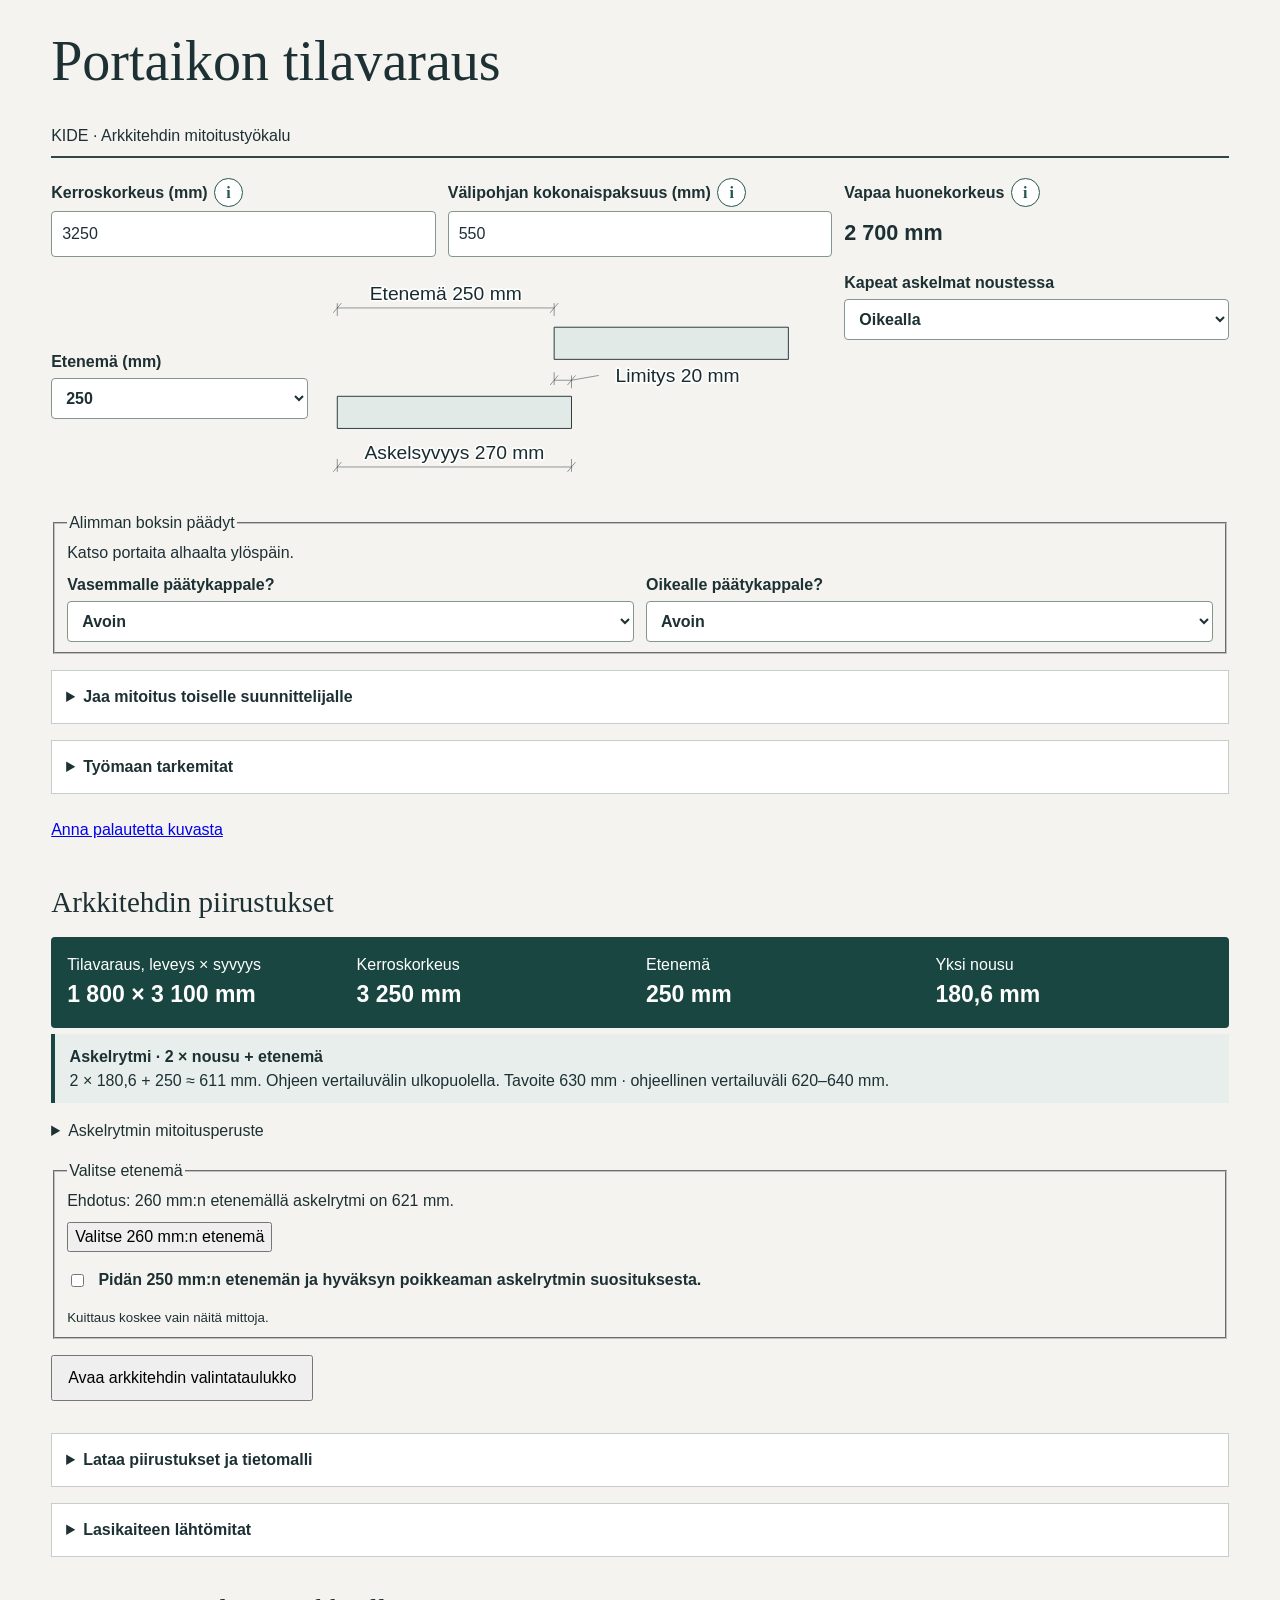
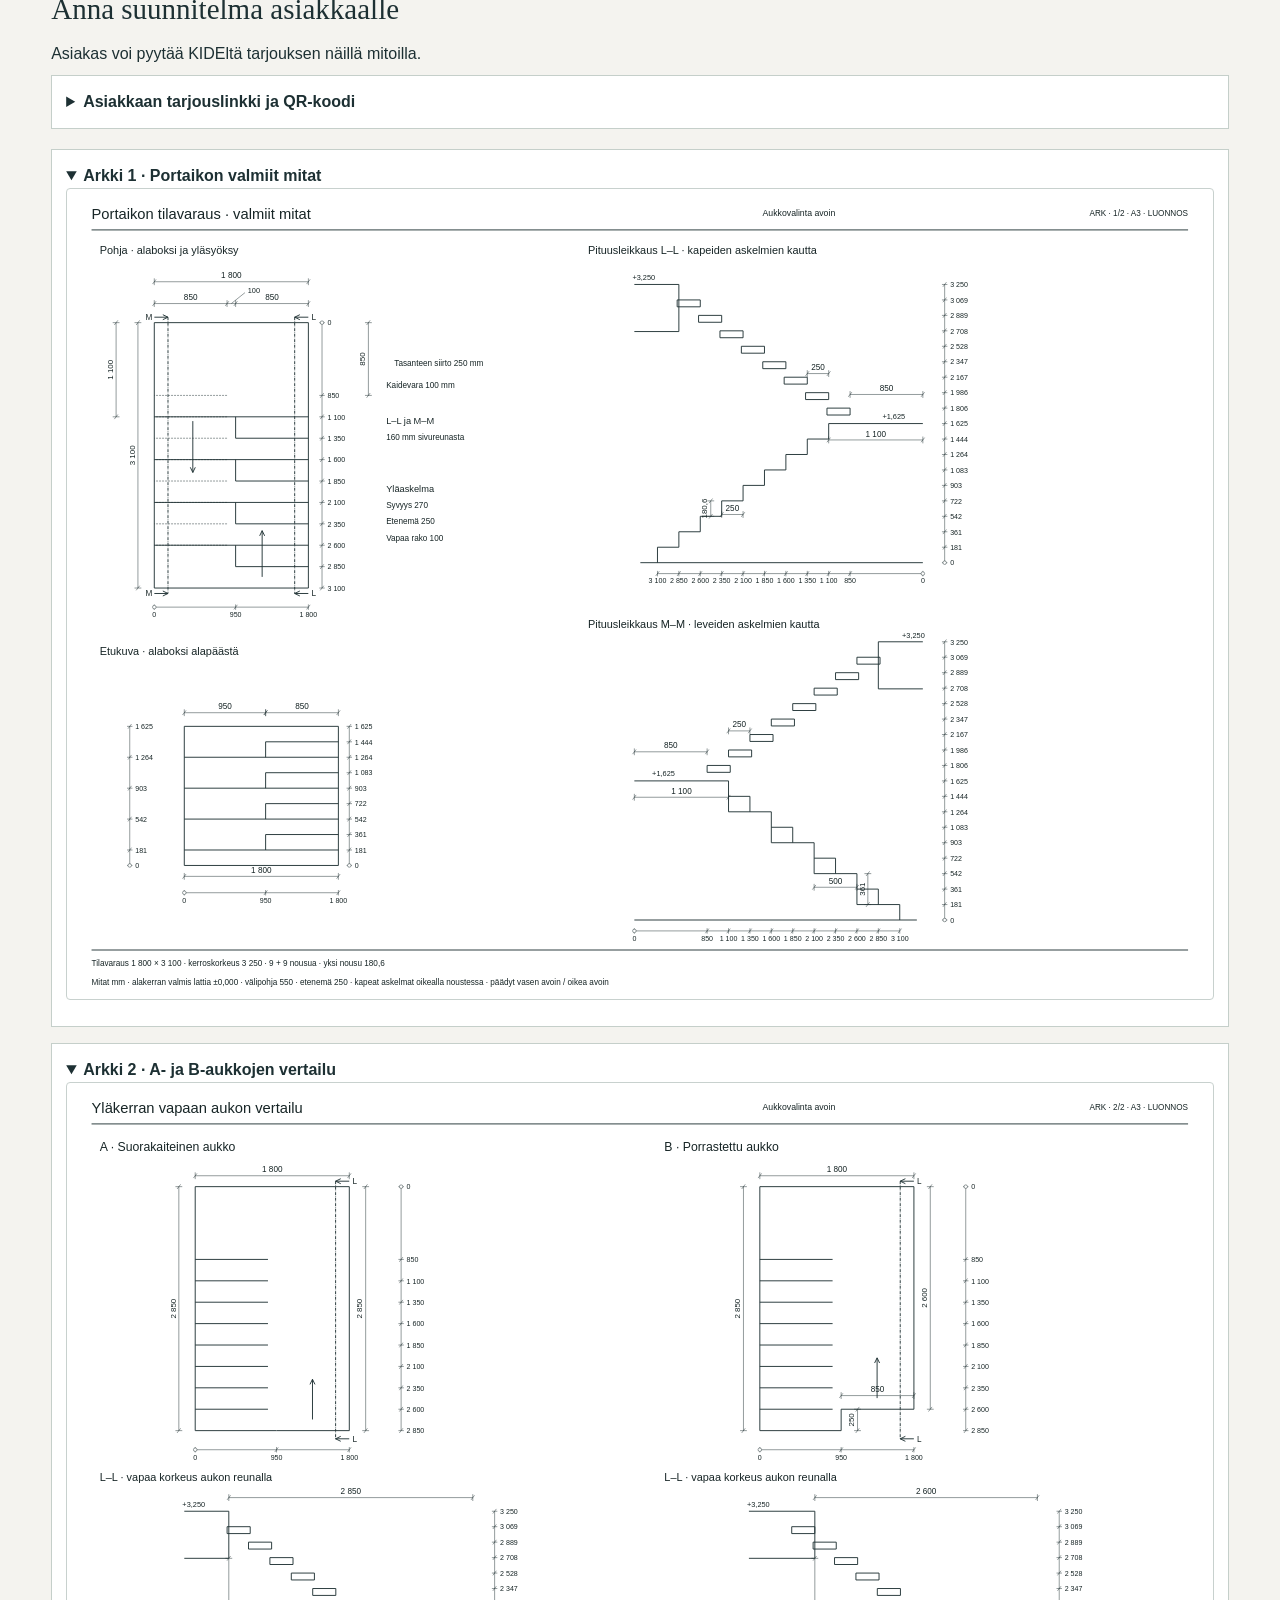
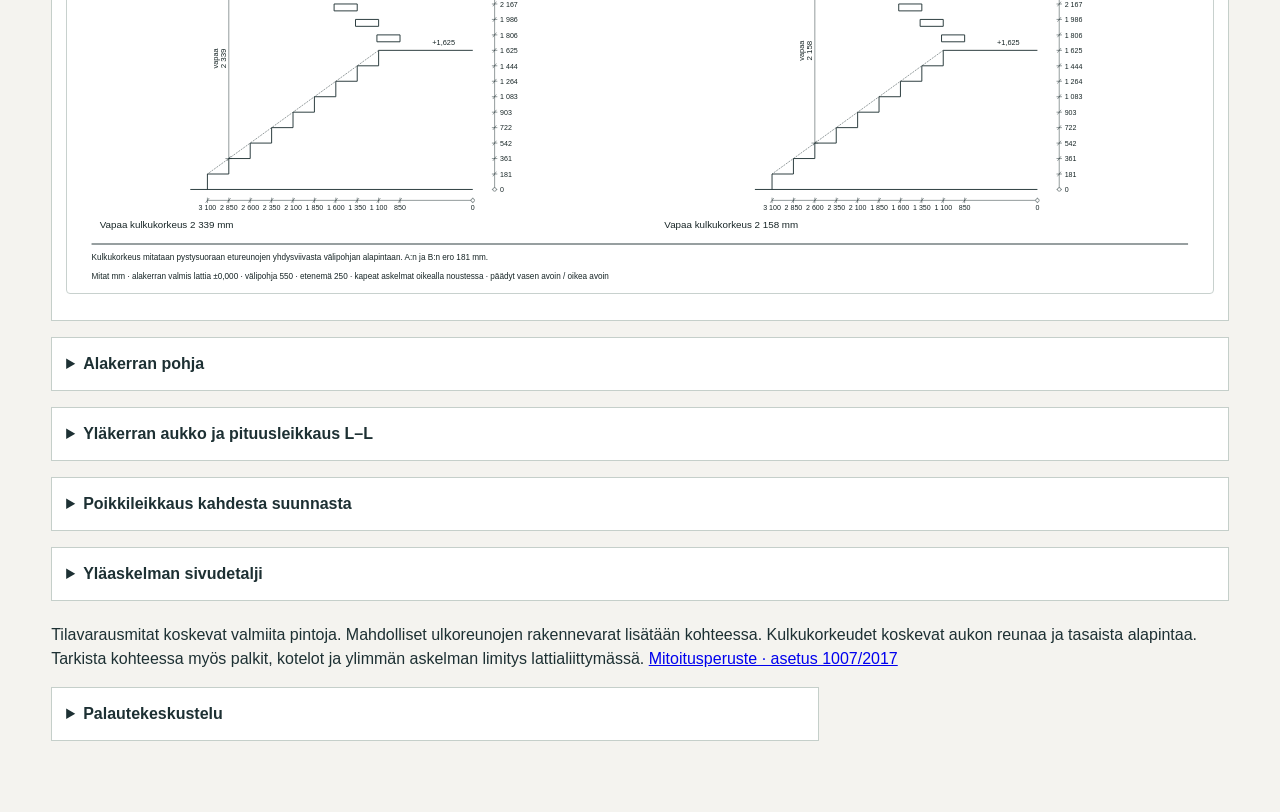
<file: index.html>
<!doctype html>
<html lang="fi"><meta charset="utf-8"><meta name="viewport" content="width=device-width,initial-scale=1"><title>Portaikon tilavaraus | Arkkitehdin laskuri</title>
<style>
*{box-sizing:border-box}body{margin:0;color:#1d3033;background:#f4f3ef;font:16px/1.5 'Source Sans 3',Arial,sans-serif}main{max-width:1380px;margin:auto;padding:30px clamp(12px,4vw,60px) 55px}h1,h2,h3,p{margin:0 0 .55em}h1{font:500 clamp(32px,5vw,56px)/1.12 Georgia,serif}h2{font:500 29px Georgia,serif;margin-top:36px}h3{font-size:18px}header{border-bottom:2px solid #314746;margin-bottom:20px}form,.grid,.metrics{display:grid;gap:12px;grid-template-columns:repeat(3,minmax(0,1fr))}label{font-weight:bold}input,select{display:block;width:100%;padding:10px;margin-top:4px;font:inherit;background:white;color:inherit;border:1px solid #82958f;border-radius:4px}.metrics{margin:18px 0;background:#194640;color:white;border-radius:4px;padding:16px}.metrics b{display:block;font-size:23px}.grid{grid-template-columns:1fr 1fr}article,figure{min-width:0;margin:0;padding:15px;background:white;border:1px solid #c8d1ce;border-radius:4px}svg{display:block;width:100%;height:auto}svg text{font-family:Arial,sans-serif;fill:#182c30;text-anchor:middle;paint-order:stroke;stroke:white;stroke-width:2px;stroke-linejoin:round}table{width:100%;border-collapse:collapse;background:white;font-variant-numeric:tabular-nums}td,th{padding:7px;text-align:right;border-bottom:1px solid #cad4ce}thead{background:#dde7df}tr[aria-current=true]{background:#dbece3;font-weight:bold}.scroll{overflow:auto}button{font:inherit;cursor:pointer}button.pick{border:0;color:#174d40;background:transparent;text-decoration:underline}button:focus-visible,input:focus-visible,select:focus-visible{outline:3px solid #32836e}small{display:block}.err{color:#8a3020}footer{margin-top:22px} @media(max-width:780px){.grid{grid-template-columns:1fr}.metrics{grid-template-columns:1fr 1fr}.metrics b{font-size:19px}form{grid-template-columns:1fr 1fr}main{padding:18px 10px}article,figure{padding:8px}}@media print{body{background:white}main{padding:0}figure,article,tr{break-inside:avoid}.grid{grid-template-columns:1fr 1fr}}
details{padding:14px;background:#fff;border:1px solid #c5cfca;margin:16px 0}summary{cursor:pointer;font-weight:bold}.fields{display:grid;grid-template-columns:repeat(auto-fit,minmax(190px,1fr));gap:12px}.check{display:flex;gap:.7em;align-items:center;margin:1em 0}.check input{width:auto}article.selected{outline:3px solid #296151}#compare{grid-template-columns:repeat(2,minmax(305px,1fr));overflow-x:auto;padding:4px}article label{display:block;margin:10px 0}#choice{max-width:400px}[hidden]{display:none!important}.sectionpair{display:grid;grid-template-columns:repeat(2,minmax(0,1fr));gap:8px}.sectionpair article{padding:8px}.sectionpair svg text{stroke-width:1px}.sectionpair h3{font-size:17px}.locator{max-width:520px;margin-top:12px}@media(max-width:760px){.pairscroll{overflow-x:auto}.sectionpair{min-width:840px}}#runkoarkki{background:white;border:1px solid #839398;margin:12px 0}#sheetScroll{overflow:auto}#assemblySheet{min-width:850px}#assemblySheet.large{min-width:1650px}#assemblySheet svg svg{width:revert;height:revert}.sheettools{padding:6px 12px;text-align:right}.sheettools button{padding:5px 12px}
@media print{@page{size:A3 landscape;margin:0}body *{visibility:hidden}#runkoarkki,#runkoarkki *{visibility:visible}body:has(#runkoarkki) main{position:static}main>:not(#results),#results>:not(section:has(#runkoarkki)),section:has(>#runkoarkki)>:not(#runkoarkki),#runkoarkki .sheettools{display:none!important}#runkoarkki{position:absolute;left:0;top:0;width:420mm;border:0;margin:0}#assemblySheet,#assemblySheet.large{min-width:0}#sheetScroll{overflow:visible}}
#arkit nav{padding:12px 0}#arkit article{margin-bottom:12px;padding:0;overflow:auto}#arkit svg{min-width:1050px}#arkit svg text{stroke:none;fill:#172526;font-family:Arial,sans-serif}
@media print{body:has(#arkit) main>:not(#results),body:has(#arkit) #results>:not(#arkit),#arkit nav{display:none!important}body #results>#arkit{display:block!important}#arkit,#arkit *{visibility:visible}#arkit article{width:420mm;height:297mm;margin:0;border:0;overflow:hidden;break-after:page}#arkit article:last-child{break-after:auto}#arkit svg{min-width:0;width:420mm;height:297mm}}
.materialTable th:first-child,.materialTable td:first-child{text-align:left;overflow-wrap:anywhere}
.materialTable th:last-child,.materialTable td:last-child{width:1%;white-space:nowrap;vertical-align:top}
.materialTable td:last-child{font-weight:bold}
/* Näytön ja tulosteen viivat ovat fyysisiä leveyksiä kaikissa SVG-näkymissä. */
:root{--reuna:0.25mm;--mitta:0.13mm;--runkoleikkaus:0.50mm}
svg [data-viiva]{vector-effect:non-scaling-stroke;stroke:#233537;stroke-linecap:butt;stroke-linejoin:miter}
svg [data-viiva="reuna"]{stroke-width:var(--reuna)}
svg [data-viiva="mitta"]{stroke-width:var(--mitta)}
svg [data-viiva="runkoleikkaus"]{stroke-width:var(--runkoleikkaus)}
#choiceDialog{max-width:min(96vw,1100px);max-height:85vh;padding:22px;border:1px solid #82958f;border-radius:6px}#choiceDialog h2{margin-top:0}#choiceDialog::backdrop{background:#17282a70}.dismiss{float:right}#openChoices{padding:9px 15px;margin:16px 0}@media print{#arkit details{display:block;margin:0;padding:0;border:0;break-after:page}#arkit summary{display:none}#arkit details::details-content{display:contents;content-visibility:visible}} .shareControls{display:flex;align-items:center;gap:1rem;flex-wrap:wrap;margin:1rem 0}.shareControls #shareQr svg{display:block;min-width:0;width:220px;max-width:100%;height:auto;shape-rendering:crispEdges}@media print{.shareControls{display:none}}.measureTitle{display:flex;align-items:center;gap:.4rem}.helpDot{display:inline-grid;place-items:center;border-radius:50%;padding:0;min-width:1.8rem;height:1.8rem;border:1px solid currentColor;background:white;color:#245750;font:bold 1rem Georgia,serif}.measureTitle+p{font-size:.91rem;margin:.4rem 0}#clearRoom{display:block;font-size:1.35rem;font-weight:bold;padding:.45em 0}.panelPair{display:grid;grid-template-columns:3fr 2fr;align-items:center;gap:1rem}.panelPair>*{min-width:0}.panelPair svg{width:100%;height:auto}@media(max-width:440px){.panelPair{grid-template-columns:1fr}}@media print{#shareMenu,#feedback{display:none}}#feedback{max-width:48rem}#feedback textarea{font:inherit;width:100%;box-sizing:border-box;padding:.7rem}#feedbackForm{display:grid;grid-template-columns:1fr;gap:.7rem}#feedbackForm button{justify-self:start;padding:.65rem 1rem}#feedbackHistory p{margin:.6rem 0 .6rem auto;max-width:85%;padding:.6rem .9rem;background:#e4eee9;border-radius:.8rem;white-space:pre-wrap;overflow-wrap:anywhere}.feedbackJump{display:inline-block;margin:.5rem 0}@media print{.feedbackJump{display:none}}#mobileOpenings{display:none}
@media screen and (max-width:780px){
 #mobileOpenings{display:block}#sheet2{display:none}
 #openingButtons{display:grid;grid-template-columns:1fr 1fr;gap:6px;margin-bottom:8px}
 #openingButtons button{padding:8px;border:1px solid #65837a;background:white;border-radius:4px;font-size:15px}
 #openingButtons button[aria-pressed=true]{background:#194640;color:white}
 #openingButtons strong{display:block;margin-top:4px}
 #compare{grid-template-columns:1fr}#compare[data-active=A]>article:nth-child(2),#compare[data-active=B]>article:first-child{display:none}
 #openingView svg{width:100%;height:auto}#openingView p{font-size:16px}#openingView{overflow:auto}#openingView.zoom article{min-width:720px}
}
@media screen and (min-width:781px){.metrics{grid-template-columns:repeat(4,1fr)}}
#stride{border-left:4px solid #194640;padding:.65rem .9rem;background:#e7eeeb;margin:0 0 1rem}#metrics{margin-bottom:.4rem}#goingDiagram svg{width:100%;min-width:0;height:auto;display:block} .goingField{grid-column:span 2;display:grid;grid-template-columns:minmax(100px,1fr) minmax(180px,2fr);gap:10px;align-items:center}#openingButtons span{display:block;font-size:.92em;font-weight:normal;margin-top:.4em}#openingButtons b{display:block}#downloads button{margin:.3rem;padding:.55rem} @media(max-width:600px){.goingField{grid-column:1/-1;grid-template-columns:1fr}.goingField svg{max-width:390px}}
@media(max-width:480px){#applyGoing,.dismiss,#exportSupply,#printFrame{min-height:44px}}#strideBasis{background:transparent;border:0;padding:0;margin:.2rem 0 1rem}#strideBasis summary{font-weight:normal}#strideBasis p{margin:.4rem 0}.workNavigation{display:flex;flex-wrap:wrap;gap:4px 14px;margin:-8px 0 12px}.workNavigation a{display:inline-flex;align-items:center;min-height:44px;color:#194640;text-underline-offset:3px}@media print{.workNavigation{display:none}}
#customerQr svg{width:min(12rem,100%);height:auto}#luovutus{margin:1.25rem 0}#customerLink{display:inline-block;margin-bottom:.65rem}#luovutus details{margin:.5rem 0}
</style><link rel="stylesheet" href="print-arkit.css?v=20261122-tyomaa" media="print"><main><header><h1>Portaikon tilavaraus</h1><p>KIDE · Arkkitehdin mitoitustyökalu</p></header>
<form id="inputs" onsubmit="return false"><div><div class="measureTitle"><label for="storey">Kerroskorkeus (mm)</label><button class="helpDot" type="button" aria-label="Kerroskorkeuden mittauspinnat" aria-expanded="false" aria-controls="infoStorey">i</button></div><p hidden id="infoStorey">Mittaa alakerran valmiin lattian yläpinnasta yläkerran valmiin lattian yläpintaan.</p><input required type="number" min="1" step="1" id="storey" value="3250"></div>
<div><div class="measureTitle"><label for="floor">Välipohjan kokonaispaksuus (mm)</label><button class="helpDot" type="button" aria-label="Välipohjan mittauspinnat" aria-expanded="false" aria-controls="infoFloor">i</button></div><p hidden id="infoFloor">Mittaa alakerran valmiista kattopinnasta yläkerran valmiin lattian yläpintaan. Mukaan kuuluvat myös katon ja lattian pintakerrokset.</p><input required type="number" min="1" max="3000" step="1" id="floor" value="550"></div>
<div><div class="measureTitle"><label for="clearRoom">Vapaa huonekorkeus</label><button class="helpDot" type="button" aria-label="Vapaan huonekorkeuden mittauspinnat" aria-expanded="false" aria-controls="infoRoom">i</button></div><p hidden id="infoRoom">Alakerran valmiin lattian yläpinnasta valmiin katon alapintaan. Laskuri vähentää kerroskorkeudesta välipohjan kokonaispaksuuden.</p><output id="clearRoom" for="storey floor" aria-live="polite"></output></div><div class="goingField"><label>Etenemä (mm)<select id="going"><option>250</option><option>255</option><option>260</option><option>265</option><option>270</option></select></label><div id="goingDiagram"></div></div><label>Kapeat askelmat noustessa<select id="hand"><option value="left">Vasemmalla</option><option value="right" selected>Oikealla</option></select></label><fieldset style='grid-column:1/-1;min-width:0'><legend>Alimman boksin päädyt</legend><p>Katso portaita alhaalta ylöspäin.</p><div class='fields'><label>Vasemmalle päätykappale?<select id='end-left'><option value='open'>Avoin</option><option value='yes'>Kyllä</option><option value='no'>Ei</option></select></label><label>Oikealle päätykappale?<select id='end-right'><option value='open'>Avoin</option><option value='yes'>Kyllä</option><option value='no'>Ei</option></select></label></div></fieldset></form><details id="shareMenu"><summary>Jaa mitoitus toiselle suunnittelijalle</summary><div class="shareControls"><div id="shareQr"></div><div><p>Skannaa puhelimen kameralla tai kopioi linkki.</p><button type="button" id="copyShare">Kopioi linkki näillä valinnoilla</button> <span id="shareStatus" role="status"></span></div></div><label id="manualShare" hidden>Jaettava linkki<input id="shareUrl" readonly type="url"></label></details><details id="sitebox"><summary>Työmaan tarkemitat</summary><p>Mittaa korkeudet samasta alakerran valmiin lattian lähtötasosta ±0,000. Keskeneräisessä kohteessa siirrä suunnitellut valmiit pinnat korkomerkein. Mittaa tila useasta kohdasta ja syötä pienin vapaa leveys ja syvyys.</p><div class="fields">
<label>Valmiista lattiasta valmiiseen lattiaan (mm)<input id="siteH" type="number" step="1" min="1"></label>
<label>Alalattiasta valmiiseen kattoon (mm)<input id="siteRoom" type="number" step="1" min="1"></label>
<label>Vapaa leveys sivupintojen välissä (mm)<input id="siteW" type="number" step="1" min="1"></label>
<label>Vapaa syvyys takaseinästä alapään tilarajaan (mm)<input id="siteD" type="number" step="1" min="1"></label></div>
<label class="check"><input type="checkbox" id="measured"> Käytä työmaan korkoja kaikissa piirustuksissa </label><p id="siteReport" role="status"></p></details>
<p id="error" class="err" role="status"></p><div id="results"><a class="feedbackJump" href="#feedback">Anna palautetta kuvasta</a><h2>Arkkitehdin piirustukset</h2><div class="metrics" id="metrics" aria-live="polite"></div><p id="stride" aria-live="polite"></p><details id="strideBasis"><summary>Askelrytmin mitoitusperuste</summary><p>Asuinhuoneiston sisäportaassa nousun enimmäismitta on 190 mm. <a href="https://admin.espoo.fi/sites/default/files/2021-10/Espoon%20esteett%C3%B6m%C3%A4n%20rakentamisen%20ohje_0.pdf">Espoon ohje</a> · <a href="https://www.finlex.fi/fi/lainsaadanto/2017/1007">Asetus 1007/2017, 4 §</a>.</p></details><fieldset id="strideReview" hidden><legend>Valitse etenemä</legend><p id="goingAdvice"></p><button type="button" id="applyGoing" hidden></button><label class="check"><input id="strideAck" type="checkbox"><span id="keepGoing"></span></label><small>Kuittaus koskee vain näitä mittoja.</small></fieldset>
<button type="button" id="openChoices" aria-haspopup="dialog">Avaa arkkitehdin valintataulukko</button><dialog id="choiceDialog" aria-labelledby="choiceHeading"><button type="button" class="dismiss" autofocus>Sulje</button><h2 id="choiceHeading">Arkkitehdin valintataulukko</h2><p>Kaikki mitat millimetreinä. Valitse kerroskorkeus riviltä päivittääksesi piirustukset. Aukkopituudet mitataan valmiista takaseinästä.</p><div class="scroll"><table><thead><tr><th>Kerroskorkeus</th><th>Vapaa huonekorkeus</th><th>Nousut</th><th>Tila L × S</th><th>Yläsyöksyn aukko A/B</th><th>Alaboksin aukko A</th><th>Alaboksin aukko B</th><th>Vapaa korkeus A</th><th>Vapaa korkeus B</th></tr></thead><tbody id="rows"></tbody></table></div></dialog><details id="downloads"><summary>Lataa piirustukset ja tietomalli</summary><p><a href="leikkauslista.html">Avaa osakohtainen leikkauslista ja tulostus</a></p><button type="button" id="printSheets">Tallenna A3-piirustukset PDF-tiedostoksi</button><button type="button" id="exportIfc">Lataa portaan tilavarausmalli (IFC4)</button><p>Valitse tulostusikkunassa ISO A3, vaaka ja tallennus PDF-tiedostoksi. IFC sisältää portaan valmiin ulkomuodon millimetreinä.</p></details><section id="mobileOpenings" aria-label="Aukkojen vertailu"><h2>Valitse aukko</h2><div id="openingButtons"><button type="button" data-opening="A">A · Suorakaiteinen aukko<strong></strong></button><button type="button" data-opening="B">B · Porrastettu aukko<strong></strong></button></div><p id="openingFacts"></p><button type="button" id="openingZoom" aria-pressed="false">Suurenna mittakuva</button><div id="openingView"></div></section><details id="glassData"></details><section id="luovutus"><h2>Anna suunnitelma asiakkaalle</h2>
<p>Asiakas voi pyytää KIDEltä tarjouksen näillä mitoilla.</p>
<details id="customerMenu"><summary>Asiakkaan tarjouslinkki ja QR-koodi</summary>
<p id="handoffStatus" role="status"></p><div class="shareControls"><div id="customerQr"></div>
<div><a id="customerLink">Avaa asiakkaan tarjouspyyntö</a><br><button type="button" id="copyCustomer">Kopioi asiakkaan linkki</button>
<span id="copyCustomerStatus" role="status"></span><label id="manualCustomer" hidden>Asiakkaan linkki<input id="customerUrlText" readonly></label></div></div></details></section><section id="arkit"><details open id="sheet1"><summary>Arkki 1 · Portaikon valmiit mitat</summary><article id="ark1"></article></details><details open id="sheet2"><summary>Arkki 2 · A- ja B-aukkojen vertailu</summary><article id="ark2"></article></details></section><details id="alakerta"><summary>Alakerran pohja</summary><div class="grid"><figure id="lower"></figure><article id="dims"></article></div>
</details><details id="pituudet"><summary>Yläkerran aukko ja pituusleikkaus L–L</summary><p>A ja B on kohdistettu samaan valmiiseen takaseinään. Nuoli portaassa osoittaa noususuunnan.</p><label>Aukkovaihtoehto<select id="choice"><option value="">Vertaa A:ta ja B:tä</option><option value="A">A · Suorakaiteinen aukko</option><option value="B">B · Porrastettu aukko</option></select></label><p id="chosen" aria-live="polite"></p><div class="grid" id="compare"></div>
</details><details id="poikki"><summary>Poikkileikkaus kahdesta suunnasta</summary><p>C–C ja D–D ovat samassa kohdassa. Vastakkaiset katsesuunnat osoittavat, kummalla puolella kapea askelma ja yläsyöksy sijaitsevat.</p><div class="grid" id="cross"></div>
</details><details id="ylaaskelman-leikkaus"><summary>Yläaskelman sivudetalji</summary><div class="grid"><figure id="detail"></figure><article id="levels"></article></div></details>

<footer>Tilavarausmitat koskevat valmiita pintoja. Mahdolliset ulkoreunojen rakennevarat lisätään kohteessa. Kulkukorkeudet koskevat aukon reunaa ja tasaista alapintaa. Tarkista kohteessa myös palkit, kotelot ja ylimmän askelman limitys lattialiittymässä. <a href="https://www.finlex.fi/fi/lainsaadanto/2017/1007">Mitoitusperuste · asetus 1007/2017</a></footer></div><details id="feedback"><summary>Palautekeskustelu</summary>
<p>Missä kuvassa huomasit virheen tai mitä muuttaisit? Viestisi menee laskurin kehittäjälle.</p>
<div id="feedbackHistory" aria-label="Tämän käynnin viestit"></div>
<form id="feedbackForm" method="post" action="https://docs.google.com/forms/d/e/1FAIpQLSfdCbaVCbprC9l2OoBw_eStLkESyYojKCtVgdwmDmy-QO8Ihw/formResponse?embedded=true" target="feedbackReceipt">
<label>Kuva tai työvaihe<select id="feedbackTopic"><option>Yleinen palaute</option><option>Arkkitehdin arkki 1</option><option>A- ja B-aukkojen vertailu</option><option>Asiakkaan tarjouslinkki</option></select></label>
<label>Viestisi<textarea id="feedbackMessage" required maxlength="3500" rows="3" placeholder="Kerro omin sanoin"></textarea></label>
<input type="hidden" name="entry.497987231" id="feedbackPayload"><a id="feedbackAttachment" href="https://docs.google.com/forms/d/e/1FAIpQLSd4msn92tCHcH9Jy_EyBPh6xHZ8fvRgyrN36X5B2xtVgenZsw/viewform" target="_blank" rel="noopener">Lisää kuvakaappaus tai tiedosto</a><small>Rajaa kuvakaappaus piirustukseen. Peitä asiakkaan nimi ja kohteen osoite ennen lähettämistä.</small><small>Liite avataan Google-lomakkeella. Kirjaudu Googleen, valitse tiedosto ja lähetä viesti siellä. Pelkän tekstin voit lähettää tästä ilman kirjautumista.</small><button type="submit">Lähetä tekstipalaute</button></form>
<div id="feedbackAck" hidden><p>Vastaanottajan kuittaus</p><iframe name="feedbackReceipt" title="Google Formsin vastaus lähetykseen" style="width:100%;height:12rem;border:0"></iframe></div>
<a href="https://docs.google.com/forms/d/e/1FAIpQLSfdCbaVCbprC9l2OoBw_eStLkESyYojKCtVgdwmDmy-QO8Ihw/viewform" target="_blank" rel="noopener">Avaa palautelomake erikseen</a></details></main>
<script src="geometria.js"></script><script src="kaidemitat.js"></script><script src="porras-ifc.js?v=20261122-tyomaa"></script><script src="qrcode.js"></script><script src="arkkitehti.js?v=20261122-tyomaa"></script><script>
'use strict';
const el=id=>document.getElementById(id);
const stroke={edge:'0.50mm',view:'0.25mm',dim:'0.13mm',ext:'0.13mm',hidden:'0.25mm',cut:'0.25mm'};
function sheet(w,h,desc){
 const nodes=[];function line(x,y,X,Y,k='view'){nodes.push('<line x1="'+x+'" y1="'+y+'" x2="'+X+'" y2="'+Y+'" stroke="#233537" vector-effect="non-scaling-stroke" stroke-width="'+stroke[k]+'" '+(k==='hidden'?'stroke-dasharray="5 4"':k==='cut'?'stroke-dasharray="10 3 2 3"':'')+'/>')}
 function text(x,y,s,size=13,rot=0){nodes.push('<text transform="translate('+x+' '+y+') rotate('+rot+')" font-size="'+size+'">'+s+'</text>')}
 function rect(x,y,w,h,k='edge',fill='none'){nodes.push('<rect x="'+x+'" y="'+y+'" width="'+w+'" height="'+h+'" fill="'+fill+'" stroke="#233537" vector-effect="non-scaling-stroke" stroke-width="'+stroke[k]+'"/>')}
 function arrow(x,y,X,Y){line(x,y,X,Y);const a=Math.atan2(Y-y,X-x);for(const q of [-.45,.45])line(X,Y,X-8*Math.cos(a+q),Y-8*Math.sin(a+q))}
 function dim(x,y,X,Y,s){line(x,y,X,Y,'dim');for(const [p,q] of [[x,y],[X,Y]])line(p-2.5,q+3,p+2.5,q-3,'dim');x===X?text(x-5,(y+Y)/2,s,12,-90):text((x+X)/2,y-5,s,12)}
 function hd(x,X,y,b,B,s){for(const [p,q] of [[x,b],[X,B]])line(p,y+Math.sign(q-y)*5,p,y-Math.sign(q-y)*3,'ext');dim(x,y,X,y,s)}
 function vd(x,y,Y,b,B,s){for(const [p,q] of [[y,b],[Y,B]])line(x+Math.sign(q-x)*5,p,x-Math.sign(q-x)*3,p,'ext');dim(x,y,x,Y,s)}
 function origin(x,y){nodes.push('<circle cx="'+x+'" cy="'+y+'" r="3" fill="white" stroke="#233537"/>')}
 return {line,text,rect,arrow,dim,hd,vd,origin,end:()=>'<svg xmlns="http://www.w3.org/2000/svg" viewBox="0 0 '+w+' '+h+'" role="img" aria-label="'+desc+'">'+nodes.join('')+'</svg>'}
}
function runningDimensions(g,values,position,axis,vertical){
 const pt=v=>vertical?[axis,position(v)]:[position(v),axis];
 g.line(...pt(0),...pt(values.at(-1)),'dim');
 for(const v of values){
  const [x,y]=pt(v);
  if(vertical)g.line(x-3,y,x+3,y,'ext');else g.line(x,y-3,x,y+3,'ext');
  if(v===0)g.origin(x,y);else g.line(x-2,y+3,x+2,y-3,'dim');
  const label=num(v);
  if(vertical)g.text(x+24,y+3,label,10);
  else g.text(x+2,y+17,label,10,-60);
 }
}
function plan(m,right,type){
 const g=sheet(510,493,'Pohjakuva '+type),lower=type==='ala'||type==='runkopohja',e=type==='B'?m.B:m.A;
 const s=Math.min(.119,340/m.depth),x=(510-1800*s)/2,y=50,X=v=>x+(right?1800-v:v)*s,Y=v=>y+v*s;
 const ln=(p,q,P,Q,k)=>g.line(X(p),Y(q),X(P),Y(Q),k);
 const dh=(p,P,q,b,B,v)=>g.hd(X(p),X(P),q,Y(b),Y(B),v);
 function sides(p,q,side,label){let xx=X(side);g.vd(xx+(xx<255?-24:30),Y(p),Y(q),xx,xx,label)}
 dh(0,1800,31,0,0,'1 800');g.text(255,15,'Valmis takaseinä');
 if(lower){
 ln(0,0,1800,0,'edge');ln(0,0,0,m.depth,'edge');ln(1800,0,1800,m.depth,'edge');ln(0,m.landing,850,m.landing,'edge');
 for(let i=0;i<(m.n-1)/2;i++){let b=m.depth-i*(2*m.going);ln(0,b,1800,b,'edge');ln(0,b-m.going,850,b-m.going,'edge');ln(850,b-m.going,850,b-2*m.going,'edge')}
 for(const p of endPanels().filter(p=>p.state==="yes")){const px=p.side==="left"?x:x+1800*s;g.text(px+(p.side==="left"?16:-16),Y(m.depth)-9,p.code,11)}
 for(let i=0;i<m.n-1;i++)ln(950,850+i*m.going,1800,850+i*m.going,'hidden');
 sides(0,m.depth,0,num(m.depth));sides(0,850,1800,'850');g.dim(X(270),Y(0),X(270),Y(m.landing),num(m.landing));
 sides(m.A,m.depth,1800,num(m.going));g.arrow(X(560),Y(m.depth-450),X(560),Y(1400));g.arrow(X(1430),Y(1300),X(1430),Y(m.A-300));
 let q=m.depth-350;ln(-130,q,1930,q,'cut');for(let p of [-130,1930]){g.arrow(X(p),Y(q)+19,X(p),Y(q));g.text(X(p),Y(q)+32,'C');if(type!=='runkopohja'){g.arrow(X(p),Y(q)-19,X(p),Y(q));g.text(X(p),Y(q)-23,'D')}}
 for(let [p,P,v] of [[0,850,'850'],[850,950,'100'],[950,1800,'850']])dh(p,P,Y(m.depth)+40,m.depth,m.depth,v);
 }else{
 let pts=[[0,0],[1800,0],[1800,m.A],[850,m.A],[850,e],[0,e],[0,0]];for(let i=1;i<pts.length;i++)ln(...pts[i-1],...pts[i],'edge');
 for(const p of endPanels().filter(p=>p.state==="yes")){const px=p.side==="left"?x:x+1800*s;g.text(px+(p.side==="left"?16:-16),Y(m.depth)-9,p.code,11)}
 for(let i=0;i<m.n-1;i++)ln(950,850+i*m.going,1800,850+i*m.going);
 g.arrow(X(1400),Y(1250),X(1400),Y(m.A-320));sides(0,e,0,num(e));sides(0,m.A,1800,num(m.A));
 if(type==='B'){ln(0,m.A,850,m.A,'hidden');g.dim(X(450),Y(e),X(450),Y(m.A),num(m.going));dh(0,850,Y(m.A)+35,e,m.A,'850');dh(850,1800,Y(m.A)+35,m.A,m.A,'950')}
 }
 const stations=architectStations(m);
 runningDimensions(g,lower?stations.lower:stations.upper,Y,425,true);
 runningDimensions(g,[0,right?950:850,1800],v=>Math.min(X(0),X(1800))+v*s,Y(lower?m.depth:m.A)+58,false);
 let lx=X(160),ly=Y(lower?m.depth:e);g.line(lx,y-3,lx,ly,'cut');for(let yy of [y+5,ly-5]){g.arrow(lx+(right?14:-14),yy,lx,yy);g.text(lx+(right?22:-22),yy+4,'L',11)}
 return g.end()
}
function longitudinal(m,right,type){
 const g=sheet(580,478,'Pituusleikkaus L–L '+type),e=m[type],s=Math.min(.107,335/m.H,360/m.depth),y=400;
 const X=v=>right?495-v*s:70+v*s,Y=z=>y-z*s;
 const ln=(p,z,P,Z,k)=>g.line(X(p),Y(z),X(P),Y(Z),k);
 function block(p,z,w,h,k,fill){g.rect(Math.min(X(p),X(p+w)),Y(z),w*s,h*s,k,fill)}
 ln(0,0,m.depth+350,0,'edge');ln(0,0,0,m.H,'edge');ln(0,m.H/2,m.landing,m.H/2,'edge');
 for(let i=1;i<m.n;i++){let p=m.depth-(i-1)*m.going;ln(p,(i-1)*m.rise,p,i*m.rise,'edge');ln(p,i*m.rise,p-m.going,i*m.rise,'edge');block(850+(i-1)*m.going,(m.n+i)*m.rise,m.treadDepth,m.box,'view','white')}
 ln(m.landing,(m.n-1)*m.rise,m.landing,m.H/2,'edge');
 block(e,m.H,m.depth+350-e,m.floor,'edge','#edf0ed');ln(m.landing,m.H/2,m.depth,m.rise,'hidden');
 const h=m.head(e),z=m.room-h,px=X(e);
 g.arrow(px,Y((m.room+z)/2),px,Y(m.room));g.arrow(px,Y((m.room+z)/2),px,Y(z));
 g.text(px+(right?-13:14),Y((m.room+z)/2),headroomLabel(m,type)+' vapaa',13,-90);
 g.hd(X(0),X(e),Y(m.H)-20,Y(m.H),Y(m.H),num(e)+' aukko');
 g.hd(X(0),X(m.depth),y+49,y,y,num(m.depth));
 g.hd(X(0),X(850),Y(m.H/2)-34,Y(m.H/2),Y(m.H/2+m.rise),'850');
 g.hd(X(0),X(m.landing),Y(m.H/2)+25,Y(m.H/2),Y(m.H/2),num(m.landing));
 g.text(X(490),Y(m.H/2)-5,level(m.H/2));g.text(X(m.depth+80),Y(m.room)+15,level(m.room));
 g.text(X(m.depth+80),Y(m.H)-5,level(m.H));g.text(X(330),y-6,'±0,000');
 g.text(X(e)+(right?-33:33),Y(z)+15,level(z),12);
 let ex=X(m.depth+350),out=right?-1:1;g.vd(ex+out*18,Y(m.H),Y(m.room),ex,ex,num(m.floor));g.vd(ex+out*18,Y(m.room),y,ex,ex,num(m.room));
 // Etureunat neljännellä ja viidennellä nousulla, kulkulinjan suuntaan.
 const i=Math.min(4,m.n-2),nose=m.depth-(i-1)*m.going,next=nose-m.going,z1=i*m.rise,z2=z1+m.rise;
 g.hd(X(nose),X(next),Y(z1)+38,Y(z1),Y(z2),num(m.going));
 g.vd(X(next-365),Y(z2),Y(z1),X(next),X(nose),num(m.rise,1));
 const ux=850,uz=(m.n+1)*m.rise;
 g.hd(X(ux),X(ux+m.going),Y(uz)-30,Y(uz),Y(uz+m.rise),num(m.going));
 g.vd(X(ux-210),Y(uz+m.rise),Y(uz),X(ux+m.going),X(ux),num(m.rise,1));
 const stations=architectStations(m);runningDimensions(g,stations.levels,Y,right?535:18,true);runningDimensions(g,stations.lower,X,y+12,false);
 g.text(290,473,'Nousujako '+m.n+' + '+m.n+'   ·   vaakapituus '+(m.n-1)+' × '+m.going+' = '+num(m.run)+' mm',13);
 return g.end()
}
function transverse(m,right,reverse,type){
 const g=sheet(440,340,'Poikkileikkaus '+(reverse?'D–D':'C–C')+' '+type);
 const mirror=right!==reverse,s=Math.min(.09,235/m.H),X=v=>mirror?300-v*s:140+v*s,Y=z=>254-z*s;
 function rect(p,z,w,h,k,fill){g.rect(Math.min(X(p),X(p+w)),Y(z),w*s,h*s,k,fill)}
 // The transverse cut crosses the second lower tread and the last upper tread.
 rect(0,m.rise,1800,m.rise,'edge','white');rect(0,2*m.rise,850,m.rise,'edge','white');rect(950,m.H-m.rise,850,m.box,'edge','white');
 if(type==='B')rect(0,m.H,850,m.floor,'edge','#edf0ed');
 g.text(X(425),Y(2*m.rise)-6,'Kapea',12);g.text(X(1390),Y(m.rise)-5,'Leveä',12);g.text(X(1375),Y(m.H-m.rise)-6,'Yläaskelma',12);
 const topLine=Y(2*m.rise)-26;
 g.hd(X(0),X(850),topLine,topLine+6,topLine+6,'850');
 g.hd(X(850),X(1800),topLine,topLine+6,topLine+6,'950');
 g.hd(X(0),X(1800),282,275,275,'1 800');
 const fromLeft=mirror?950:850, start=Math.min(X(0),X(1800));
 g.line(start,306,start+1800*s,306,'dim');
 for(const v of [0,fromLeft,1800]){
  const px=start+v*s;g.line(px,301,px,310,'ext');
  if(v===0)g.origin(px,306);else g.line(px-3,309,px+3,303,'dim');
  g.text(px,324,num(v),12);
 }
 g.hd(X(850),X(950),Y(m.H-m.rise)-20,Y(m.H-m.rise),Y(m.H-m.rise),'100');g.text(220,339,'Kaidevara syöksyjen välissä 100 mm',12);
 return g.end()
}
function detail(m){
 const g=sheet(520,285,'Yläaskelman nousu, etenemä, syvyys ja vapaa väli'),s=.68,x=62,y=178,X=x+m.going*s,Y=y-m.rise*s;
 g.rect(x,y,m.treadDepth*s,m.box*s,'edge');g.rect(X,Y,m.treadDepth*s,m.box*s,'edge');
 g.hd(x,x+m.treadDepth*s,273,y+m.box*s,y+m.box*s,'Syvyys '+m.treadDepth);g.hd(x,X,38,y,Y,'Etenemä '+m.going+'');
 g.vd(441,Y,y,X+m.treadDepth*s,x+m.treadDepth*s,'Nousu '+num(m.rise,1));const p=X+m.overlap*s/2;
 g.arrow(p,y-33,p,y);g.arrow(p,y-33,p,y-100*s);g.line(p,y-33,p+22,y-33,'dim');g.text(p+84,y-29,'Vapaa väli 100');
 g.text(x+73,y+m.box*s/2+4,'Kotelo '+num(m.box));const end=x+m.treadDepth*s;g.line(X,234,end,234,'dim');for(const xx of [X,end]){g.line(xx,229,xx,239,'ext');g.line(xx-3,237,xx+3,231,'dim')}g.line(end,234,end+28,244,'dim');g.text(end+66,248,'Limitys '+m.overlap,13);return g.end()
}
const siteInputs=['siteH','siteRoom','siteW','siteD'];
function readField(id){const field=el(id);return field.value.trim()===''?NaN:field.valueAsNumber}
function siteSpaceCheck(m){
 const messages=[],deficits=[];
 for(const [id,required,label] of [['siteW',1800,'leveydessä'],['siteD',m.depth,'syvyydessä']]){
  const value=readField(id);
  if(!Number.isFinite(value))continue;
  if(!Number.isInteger(value)||value<=0){
   messages.push('Anna mitta '+label+' positiivisina kokonaisina millimetreinä.');
   continue;
  }
  const delta=value-required,amount=num(Math.abs(delta))+' mm '+label;
  messages.push((delta<0?'Tilaa puuttuu ':'Varausta jäljellä ')+amount+'.');
  if(delta<0)deficits.push(amount);
 }
 return {messages,warning:deficits.length?'Työmaalta puuttuu '+deficits.join(' ja ')+'.':''};
}
function yhtenaistaViivat(){
 for(const node of document.querySelectorAll('#results svg line,#results svg rect,#results svg circle')){
  const w=parseFloat(node.getAttribute('stroke-width'));
  const timber=node.closest('#frameDrawing,#narrowSection,#crossFrame,#assemblySheet');
  const thin=node.tagName==='circle'||w<=.18;
  node.dataset.viiva=thin?'mitta':timber&&w===.50?'runkoleikkaus':'reuna';
 }
}
el('openingZoom').addEventListener('click',()=>{
 const large=el('openingView').classList.toggle('zoom');
 el('openingZoom').setAttribute('aria-pressed',String(large));
 el('openingZoom').textContent=large?'Pienennä mittakuva':'Suurenna mittakuva';
});
el('openingButtons').addEventListener('click',e=>{
 const b=e.target.closest('button[data-opening]');
 if(b){el('choice').value=b.dataset.opening;render();}
});
function goingDiagram(going){
 const overlap=20, scale=.54, x=12, next=x+going*scale, end=next+overlap*scale;
 const g=sheet(320,142,'Yläaskelmat sivulta. Etenemä '+going+' mm, askelsyvyys '+(going+overlap)+' mm, limitys 20 mm.');
 g.rect(x,78,end-x,20,'view','#e1eae6');
 g.rect(next,35,end-x,20,'view','#e1eae6');
 g.hd(x,next,23,78,35,'Etenemä '+going+' mm');
 g.hd(x,end,122,98,98,'Askelsyvyys '+(going+overlap)+' mm');
 g.hd(next,end,68,55,78,'');
 g.line(end,68,end+17,65,'dim');
 g.text(end+66,69,'Limitys 20 mm',12);
 return g.end();
}
const exportHeightNotice=document.createElement('p');
exportHeightNotice.setAttribute('role','status');
el('exportIfc').after(exportHeightNotice);
el('printSheets').addEventListener('click',()=>{
 el('sheet1').open=true;el('sheet2').open=true;window.print();
});
el('exportIfc').addEventListener('click',()=>{
 const room=readField(el('measured').checked?'siteRoom':'storey');
 const storey=readField(el('measured').checked?'siteH':'storey');
 const floor=el('measured').checked?storey-room:readField('floor');
 const m=model(storey-floor,floor,Number(el('going').value));
 const data=stairIfc(m,el('hand').value==='right',el('choice').value,endPanels());
 const url=URL.createObjectURL(new Blob([data],{type:'application/octet-stream'}));
 const a=document.createElement('a');a.href=url;a.download='Portaikko-'+m.H+'-'+m.going+'.ifc';a.click();
 setTimeout(()=>URL.revokeObjectURL(url),60000);
});
function mobileOpenings(m){
 const selected=el('choice').value,active=selected||'A';
 el('compare').dataset.active=active;
 el('openingFacts').textContent=(selected?'':'Esikatselu A. ')+'Etenemä '+m.going+' mm · nousu '+num(m.rise,1)+' mm · askelsyvyys '+m.treadDepth+' mm. Aukko alaboksin kohdalla '+num(m[active])+' mm.';
 for(const b of el('openingButtons').children){
  const k=b.dataset.opening;
  const name=k==='A'?'Suorakaiteinen aukko':'Porrastettu aukko';
  const warning=headroomWarning(m,k);
  el('choice').querySelector('[value='+k+']').textContent=k+' · '+name+' · aukko '+num(m[k])+' mm · kulkukorkeus '+headroomLabel(m,k)+' mm'+(warning?' · alittaa vähimmäiskorkeuden':'');
  b.setAttribute('aria-pressed',String(k===selected));
  b.querySelector('strong').innerHTML='<span>Aukon pituus alaboksin kohdalla</span><b>'+num(m[k])+' mm</b><span>Vapaa kulkukorkeus aukon reunalla</span><b>'+headroomLabel(m,k)+' mm</b>'+(warning?'<span>'+warning+'</span>':'');
 }
 el('openingView').replaceChildren(el('compare').children[active==='A'?0:1].cloneNode(true));
}
function markChoice(){
 const k=el('choice').value;
 for(const card of el('compare').children){const selected=card.querySelector('h3').textContent.startsWith(k+' ·')&&!!k;card.classList.toggle('selected',selected)}
 el('chosen').textContent=k?'Arkkitehdin valinta: '+k+'.':'Molemmat vaihtoehdot avoinna.';
}
function endPanels(){
 return [['left','Vasen','PV'],['right','Oikea','PO']].map(([side,name,code])=>({side,name,code,state:el('end-'+side).value}));
}
let reviewDimensions='',selectedOpeningFits=true;
function updateApproval(){
 const blocked=!el('strideReview').hidden && !el('strideAck').checked;
 el('printSheets').disabled=blocked;
 el('exportIfc').disabled=blocked||!selectedOpeningFits;
 updateHandoff();
}
el('strideAck').addEventListener('change',updateApproval);
el('applyGoing').addEventListener('click',()=>{
 const going=el('going');
 going.value=el('applyGoing').dataset.going;
 going.dispatchEvent(new Event('change',{bubbles:true}));
 el('stride').scrollIntoView({block:'center'});
});
function suggestGoing(m){
 const button=el('applyGoing');
 const options=[...el('going').options].map(o=>Number(o.value)).filter(v=>{
  const rhythm=2*m.rise+v;
  return v%5===0 && rhythm>=620 && rhythm<=640;
 }).sort((a,b)=>Math.abs(a-m.going)-Math.abs(b-m.going));
 const best=options[0];
 button.hidden=best===undefined;
 if(best!==undefined){
  button.dataset.going=best;
  button.textContent='Valitse '+best+' mm:n etenemä';
  el('goingAdvice').textContent='Ehdotus: '+best+' mm:n etenemällä askelrytmi on '+num(2*m.rise+best)+' mm.';
 }else{
  el('goingAdvice').textContent='Näillä korkeuksilla mikään valittavista etenemistä ei tuo askelrytmiä välille 620–640 mm.';
 }
 el('keepGoing').textContent='Pidän '+m.going+' mm:n etenemän ja hyväksyn poikkeaman askelrytmin suosituksesta.';
}
function render(){
 el('shareStatus').textContent='';el('manualShare').hidden=true;
 const site=el('measured').checked, right=el('hand').value==='right';
 const total=readField(site?'siteH':'storey');
 const floor=site?total-readField('siteRoom'):readField('floor');
 const room=site?readField('siteRoom'):total-floor;
 el('clearRoom').textContent=Number.isFinite(room)&&room>0?num(room)+' mm':'—';
 el('storey').disabled=site;el('floor').disabled=site;el('siteReport').textContent='';
 const issues=[];
 function checkHeight(id,label,min,max){
  const field=el(id),v=field.valueAsNumber;
  let message='';
  if(!Number.isFinite(v))message=label+' puuttuu tai on keskeneräinen.';
  else if(v<min||v>max)message=label+' on '+num(v)+' mm. Laskurin alue on '+num(min)+'–'+num(max)+' mm.';
  else if(field.validity.stepMismatch)message=label+' pitää antaa kokonaisina millimetreinä.';
  field.setAttribute('aria-invalid',String(Boolean(message)));
  if(message)issues.push(message);
 }
 if(site)checkHeight('siteRoom','Työmaalla mitattu huonekorkeus',2500,3000);
 else {
  if(!Number.isFinite(total)||!el('storey').validity.valid)issues.push('Anna kerroskorkeus positiivisina kokonaisina millimetreinä.');
  if(Number.isFinite(room)&&(room<2500||room>3000))issues.push('Laskettu vapaa huonekorkeus on '+num(room)+' mm. Tämän laskurin suunnittelualue on 2 500–3 000 mm.');
 }
 if(!site)checkHeight('floor','Välipohjan paksuus',1,3000);
 else if(!Number.isFinite(readField('siteH')))issues.push('Työmaan mitta valmiista lattiasta valmiiseen lattiaan puuttuu.');
 else if(Number.isFinite(room)&&(floor<=0||floor>3000))issues.push('Työmaakorkojen erotus on '+num(floor)+' mm. Tarkista lattioiden välinen korkeus ja huonekorkeus.');
 if(site && Number.isFinite(total) && !Number.isInteger(total))issues.push('Anna työmaan kerroskorkeus kokonaisina millimetreinä.');
 el('results').hidden=issues.length>0;
 el('error').textContent=issues.join(' ');
 updateShareQr();
 el('goingDiagram').innerHTML=goingDiagram(Number(el('going').value));
 if(issues.length){
  reviewDimensions='';el('strideAck').checked=false;updateHandoff();
  for(const id of ['printSheets','exportIfc'])el(id).disabled=true;
  return;
 }
 const going=Number(el('going').value);
 const m=model(room,floor,going),siteFit=siteSpaceCheck(m);
 showGlassDimensions(el('glassData'),m,right);drawArchitectSheets(m,right,el('choice').value,siteFit.warning);
 el('metrics').innerHTML='<div>Tilavaraus, leveys × syvyys<b>1 800 × '+num(m.depth)+' mm</b></div><div>Kerroskorkeus<b>'+num(m.H)+' mm</b></div><div>Etenemä<b>'+m.going+' mm</b></div><div>Yksi nousu<b>'+num(m.rise,1)+' mm</b></div>';
 el('lower').innerHTML=plan(m,right,'ala');
 el('dims').innerHTML='<h3>Alaboksi ja kääntötaso</h3><p>Kapeat askelmat '+(right?'oikealla':'vasemmalla')+' alhaalta noustaessa. Kääntötaso on puolessa kerroskorkeudessa.</p><p><b>Leveys</b> 850 + 100 + 850 = 1 800 mm. Keskimmäinen 100 mm on kaidevara.</p><p><b>Tasannesyvyys</b> yläsyöksyn valmiista lähtöreunasta takaseinään 850 mm, alaboksin kohdalla '+num(m.landing)+' mm.</p><p><b>Alaboksin siirto</b> '+m.going+' mm. Syöksyn vaakapituus '+num(m.run)+' mm. Leveiden askelmien väli kulkusuunnassa '+num(2*m.going)+' mm, kapean askelman etenemä '+m.going+' mm.</p><small>Yhtenäinen nuoli osoittaa nousun, katkoviiva yläpuolisen askelman ja pistekatkoviiva leikkaustason. C ja D katsovat vastakkaisiin suuntiin.</small>';
 el('compare').innerHTML=['A','B'].map(k=>'<article><h3>'+k+' · '+(k==='A'?'Suorakaiteinen aukko':'Porrastettu aukko')+'</h3>'+plan(m,right,k)+'<h3>Pituusleikkaus L–L</h3>'+longitudinal(m,right,k)+'<p>Vapaa korkeus aukon reunassa <b>'+headroomLabel(m,k)+' mm</b>. '+headroomWarning(m,k)+'</p></article>').join('');
 el('cross').innerHTML=[false,true].map(rev=>'<article><h3>'+(rev?'D–D · takaseinästä alapäähän':'C–C · alapäästä takaseinään')+'</h3><p>Leikkaus '+num(m.depth-350)+' mm takaseinästä.</p>'+['A','B'].map(k=>'<b>Vaihtoehto '+k+'</b>'+transverse(m,right,rev,k)).join('')+'</article>').join('');
 el('detail').innerHTML=detail(m);el('levels').innerHTML='<h3>Tasokorot ja yläsyöksy</h3><p>Alakerran lattia ±0,000<br>Kääntötaso '+level(m.H/2)+'<br>Alakerran valmis katto '+level(room)+'<br>Yläkerran valmis lattia '+level(m.H)+'</p><p>Yläsyöksyssä on '+(m.n-1)+' koteloaskelmaa ja viimeinen nousu lattialle. Askelman syvyys on '+m.treadDepth+' mm, etenemä '+m.going+' mm ja vapaa pystyrako 100 mm. Kotelon paksuus tällä nousulla on '+num(m.box)+' mm.</p>';
 let heights=new Set(Array.from({length:11},(_,i)=>2500+i*50));heights.add(room);
 for(let n=model(2500,floor,going).n;n<=model(3000,floor,going).n;n+=2){let b=380*n-floor;if(b>=2500&&b<=3000)heights.add(b)}
 const stride=2*m.rise+m.going;
 const dimensions=[m.H,m.floor,m.n,m.going].join('/');
 if(reviewDimensions!==dimensions)el('strideAck').checked=false;
 reviewDimensions=dimensions;
 el('strideReview').hidden=stride>=620 && stride<=640;
 if(!el('strideReview').hidden)suggestGoing(m);
 const selected=el('choice').value;
 selectedOpeningFits=!selected||headroomOk(m,selected);
 const heightNotice=selectedOpeningFits?'':selected+'-aukon kulkukorkeus '+headroomLabel(m,selected)+' mm alittaa vähimmäisvaatimuksen. Valitse toinen aukko tai muuta lähtömittoja.';
 exportHeightNotice.textContent=heightNotice?heightNotice+' Vertailuarkit voi tallentaa PDF-muodossa.':'';
 updateApproval();
 let rhythmResult='≈ '+num(stride)+' mm';
 if(stride<620 && Math.round(stride)===620)rhythmResult='→ alle 620 mm';
 if(stride>640 && Math.round(stride)===640)rhythmResult='→ yli 640 mm';
 el('stride').innerHTML='<b>Askelrytmi · 2 × nousu + etenemä</b><br>2 × '+num(m.rise,1)+' + '+m.going+' '+rhythmResult+'. '+(stride>=620&&stride<=640?'Ohjeen vertailuvälillä.':'Ohjeen vertailuvälin ulkopuolella.')+' Tavoite 630 mm · ohjeellinen vertailuväli 620–640 mm.';
 el('siteReport').textContent=siteFit.messages.join(' ');yhtenaistaViivat();markChoice();mobileOpenings(m);
 el('rows').innerHTML=Array.from(heights).sort((a,b)=>a-b).map(v=>{let q=model(v,floor,going);return '<tr aria-current="'+(v===room)+'"><td><button type="button" class="pick" '+(site?'disabled ':'')+'data-height="'+q.H+'">'+num(q.H)+'</button></td>'+[num(v),q.n+' + '+q.n,'1 800 × '+num(q.depth),num(q.A),num(q.A),num(q.B),...['A','B'].map(k=>headroomLabel(q,k)+(headroomOk(q,k)?'':' · alitus'))].map(s=>'<td>'+s+'</td>').join('')+'</tr>'}).join('');
}
el('openChoices').addEventListener('click',()=>el('choiceDialog').showModal());
el('choiceDialog').querySelector('.dismiss').addEventListener('click',()=>el('choiceDialog').close());
el('choice').addEventListener('change',render);
for(const id of [...siteInputs,'measured']){el(id).addEventListener('input',render);el(id).addEventListener('change',render)}
el('inputs').addEventListener('input',render);el('inputs').addEventListener('change',render);
el('rows').addEventListener('click',e=>{let b=e.target.closest('button[data-height]');if(b){el('storey').value=b.dataset.height;render();el('choiceDialog').close();el('sheet1').open=el('sheet2').open=true;el('sheet1').scrollIntoView()}});
const shareFields={
 etenema:'going',kerroskorkeus:'storey',valipohja:'floor',katisyys:'hand',vasen:'end-left',oikea:'end-right',
 aukko:'choice',kerros:'siteH',vapaaKorkeus:'siteRoom',leveys:'siteW',syvyys:'siteD',
 tyomaakorot:'measured'
};
const incoming=new URLSearchParams(location.search);

for(const [key,id] of Object.entries(shareFields)){
 if(!incoming.has(key))continue;
 const field=el(id), value=incoming.get(key);
 if(id==='going' && /^(25[0-9]|26[0-9])$/.test(value) && Number(value)%5!==0){
  field.add(new Option(value+' mm (aiempi jakolinkki)',value));
 }
 if(field.type==='checkbox')field.checked=value==='1';
 else if(field.tagName==='SELECT'){
  if(Array.from(field.options).some(option=>option.value===value))field.value=value;
 }else{
  const original=field.value;
  field.value=value;
  if(!field.value || !field.checkValidity())field.value=original;
 }
}
if(!incoming.has('kerroskorkeus') && incoming.has('huone')){
 const previous=Number(incoming.get('huone'));
 if(Number.isInteger(previous)&&previous>=2500&&previous<=3000)el('storey').value=previous+readField('floor');
}
for(const button of document.querySelectorAll('.helpDot')){
 button.addEventListener('click',()=>{
  const help=el(button.getAttribute('aria-controls'));
  help.hidden=!help.hidden;
  button.setAttribute('aria-expanded',String(!help.hidden));
 });
}
function customerUrl(){
 const source=selectedUrl();
 if(!source || el('exportIfc').disabled)return '';
 const url=new URL('asiakas.html',location.href);
 url.search=new URL(source).search;
 if(!el('strideReview').hidden && el('strideAck').checked)url.searchParams.set('rytmi','kuitattu');
 return url.href;
}
function updateHandoff(){
 const url=customerUrl(), box=el('customerQr'), link=el('customerLink');
 el('copyCustomerStatus').textContent='';
 el('copyCustomer').disabled=!url;
 if(url)link.href=url;else link.removeAttribute('href');
 el('handoffStatus').textContent=url?'':'Tarkista mitat, aukkovalinta ja mahdollinen askelrytmin kuittaus.';
 if(box.dataset.url===url)return;
 box.dataset.url=url;box.replaceChildren();
 if(url){const qr=qrcode(0,'M');qr.addData(url);qr.make();box.innerHTML=qr.createSvgTag({scalable:true,alt:'Asiakkaan tarjouspyyntö'});}
}
el('copyCustomer').addEventListener('click',async()=>{
 const url=customerUrl();if(!url)return;
 try{await navigator.clipboard.writeText(url);el('copyCustomerStatus').textContent='Linkki kopioitu.';}
 catch{el('manualCustomer').hidden=false;el('customerUrlText').value=url;el('customerUrlText').select();}
});
function selectedUrl(){
 const url=new URL(location.pathname,location.origin);
 if(location.hash==='#arkit')url.hash='arkit';
 for(const [key,id] of Object.entries(shareFields)){
  const field=el(id);
  if(!field.validity.valid)return '';
  if(field.type==='checkbox'){if(field.checked)url.searchParams.set(key,'1');}
  else if(field.value!=='')url.searchParams.set(key,field.value);
 }

 return el('results').hidden?'':url.href;
}
function updateShareQr(){
 const url=selectedUrl(), box=el('shareQr');
 el('copyShare').disabled=!url;
 if(box.dataset.url===url)return;
 box.dataset.url=url;
 box.replaceChildren();
 if(!url)return;
 const code=qrcode(0,'M');
 code.addData(url);
 code.make();
 box.innerHTML=code.createSvgTag({scalable:true,alt:'Avaa nämä porrasmitat puhelimella'});
}
document.querySelector('.feedbackJump').addEventListener('click',()=>{el('feedback').open=true;});
if(location.hash==='#ylaaskelman-leikkaus')el('ylaaskelman-leikkaus').open=true;
if(location.hash==='#feedback')el('feedback').open=true;
const attachmentLink=el('feedbackAttachment');
const attachmentForm=attachmentLink.href;
attachmentLink.addEventListener('click',()=>{
 const url=new URL(attachmentForm);
 const message=el('feedbackMessage').value.trim();
 url.searchParams.set('entry.1754621586',[el('feedbackTopic').value,message].filter(Boolean).join(' · '));
 attachmentLink.href=url.href;
});
el('feedbackForm').addEventListener('submit',event=>{
 const field=el('feedbackMessage'), message=field.value.trim();
 if(!message){event.preventDefault();field.focus();return;}
 const topic=el('feedbackTopic').value, text=topic+' · '+message;
 el('feedbackPayload').value=text;
 const bubble=document.createElement('p');
 bubble.textContent=text;
 el('feedbackHistory').append(bubble);
 el('feedbackAck').hidden=false;
 field.value='';
});
el('copyShare').addEventListener('click',async()=>{
 const url=selectedUrl();
 if(!url)return;
 el('shareUrl').value=url;
 el('manualShare').hidden=false;
 try{
  await navigator.clipboard.writeText(url);
  el('shareStatus').textContent='Linkki kopioitu.';
 }catch{
  el('shareUrl').focus();el('shareUrl').select();
  el('shareStatus').textContent='Kopioi valittu osoite.';
 }
});
if(location.hash==='#tarjous'){
 const old=new URLSearchParams(location.search), dest=new URL('asiakas.html',location.href);
 for(const key of [...Object.keys(shareFields),'huone','kiiltoaste','ral'])if(old.has(key))dest.searchParams.set(key,old.get(key));
 location.replace(dest.href);
}else{render();}
</script></html>
</file>
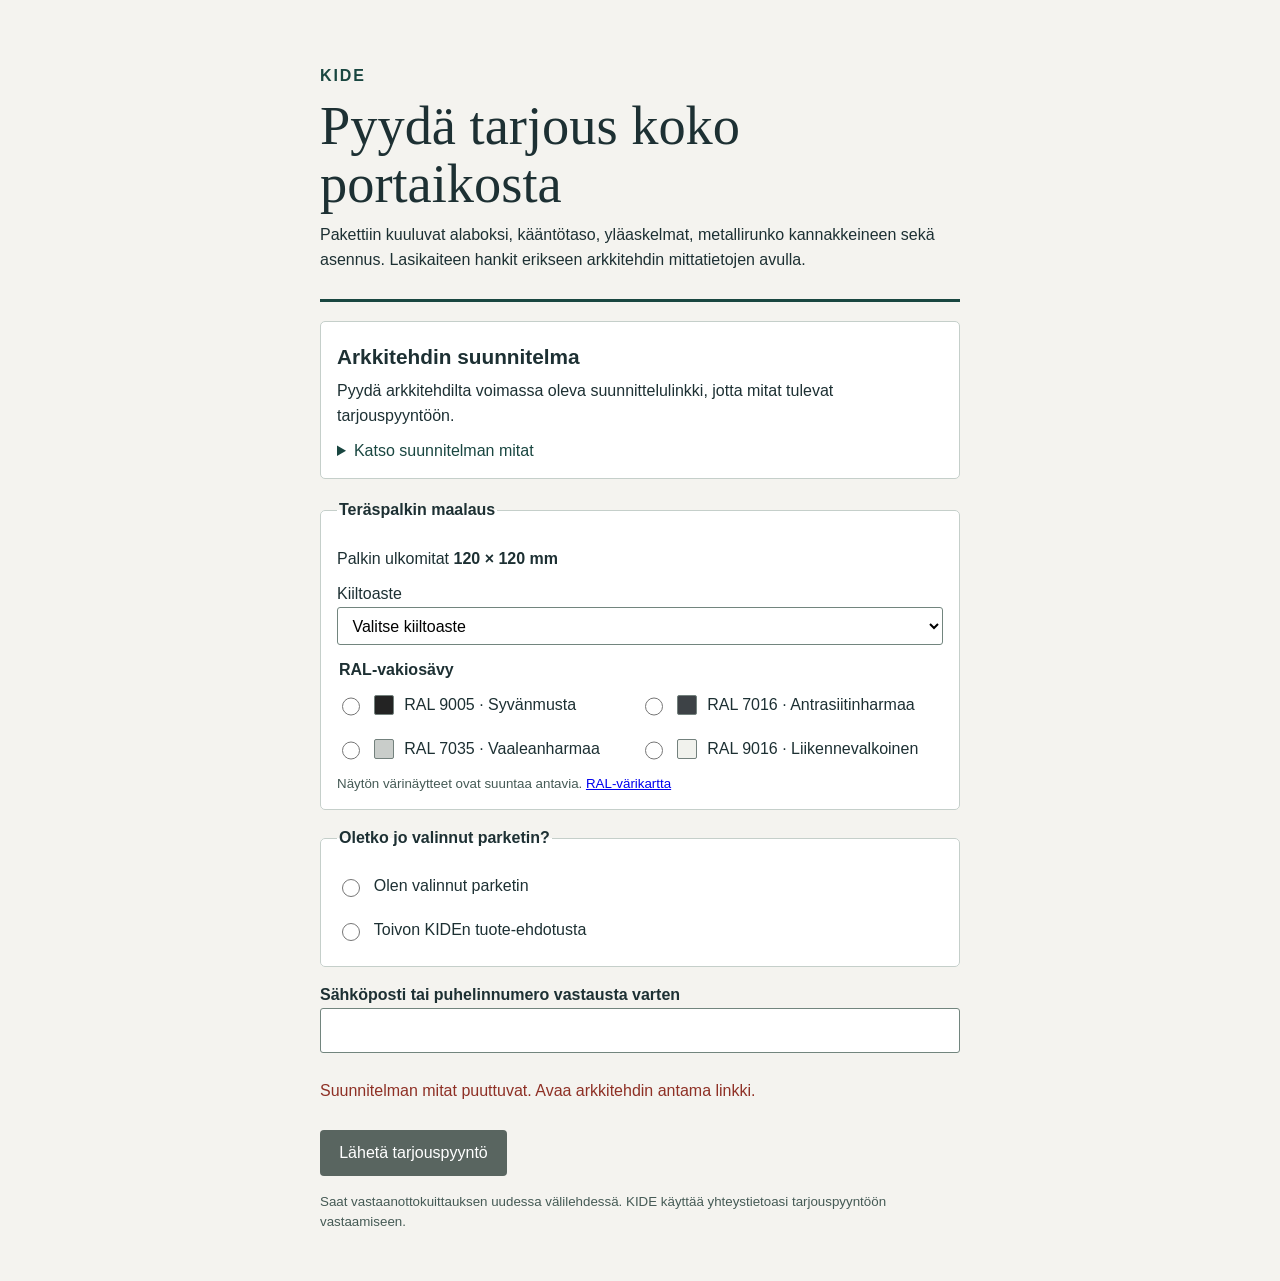
<file: asiakas.html>
<!doctype html>
<html lang="fi"><head><meta charset="utf-8"><meta name="viewport" content="width=device-width,initial-scale=1">
<title>Oma porrastarjous | KIDE</title><link rel="stylesheet" href="asiakas.css"></head>
<body><main><header><span>KIDE</span><h1>Pyydä tarjous koko portaikosta</h1>
<p>Pakettiin kuuluvat alaboksi, kääntötaso, yläaskelmat, metallirunko kannakkeineen sekä asennus. Lasikaiteen hankit erikseen arkkitehdin mittatietojen avulla.</p></header>
<section aria-labelledby="suunnitelma"><h2 id="suunnitelma">Arkkitehdin suunnitelma</h2>
<p id="designSummary"></p><details><summary>Katso suunnitelman mitat</summary><p id="quoteDimensions"></p></details><details id="glassData"></details></section>
<form id="quoteForm" method="post" action="https://docs.google.com/forms/d/e/1FAIpQLSeo2rHaoUPEGuiwwnBsuAd-qj6AQZ9IZlX28a5T8Y8l7QjO5w/formResponse" target="_blank" rel="noopener noreferrer">
  <fieldset id="steelFinish"><legend>Teräspalkin maalaus</legend>
    <p>Palkin ulkomitat <b id="beamSize"></b></p>
    <label>Kiiltoaste<select id="steelGloss" required>
      <option value="">Valitse kiiltoaste</option><option value="matta">Matta</option>
      <option value="puolihimmea">Puolihimmeä</option><option value="kiiltava">Kiiltävä</option>
    </select></label>
    <fieldset class="toneGroup"><legend>RAL-vakiosävy</legend><div class="toneGrid">
      <label class="quoteOption"><input type="radio" name="steelRal" value="9005" required><span class="swatch" aria-hidden="true" style="--sample:#232323"></span><span>RAL 9005 · Syvänmusta</span></label>
      <label class="quoteOption"><input type="radio" name="steelRal" value="7016"><span class="swatch" aria-hidden="true" style="--sample:#3d4246"></span><span>RAL 7016 · Antrasiitinharmaa</span></label>
      <label class="quoteOption"><input type="radio" name="steelRal" value="7035"><span class="swatch" aria-hidden="true" style="--sample:#c9cdca"></span><span>RAL 7035 · Vaaleanharmaa</span></label>
      <label class="quoteOption"><input type="radio" name="steelRal" value="9016"><span class="swatch" aria-hidden="true" style="--sample:#f1f2ed"></span><span>RAL 9016 · Liikennevalkoinen</span></label>
    </div></fieldset>
    <small>Näytön värinäytteet ovat suuntaa antavia. <a href="https://www.ral-farben.de/en/all-ral-colours" target="_blank" rel="noopener">RAL-värikartta</a></small>
  </fieldset>
  <fieldset id="quoteParquet"><legend>Oletko jo valinnut parketin?</legend>
    <label class="quoteOption"><input id="quoteChosen" type="radio" name="parquetMode" value="chosen" required> Olen valinnut parketin</label>
    <label class="quoteOption"><input id="quoteSuggest" type="radio" name="parquetMode" value="suggest" required> Toivon KIDEn tuote-ehdotusta</label>
  </fieldset>
  <label id="quoteProductLabel" hidden>Valitun parketin nimi tai tuotekoodi<input id="quoteProduct" type="text" maxlength="160" disabled></label>
  <label>Sähköposti tai puhelinnumero vastausta varten<input id="quoteContact" type="text" name="entry.1183719507" maxlength="180" required></label>
  <input type="hidden" id="quoteDesign" name="entry.1090514694">
  <input type="hidden" id="quotePreference" name="entry.354014929">
  <p id="quoteIssue" role="status" hidden></p>
  <button type="submit" id="quoteSend" disabled>Lähetä tarjouspyyntö</button>
  <small>Saat vastaanottokuittauksen uudessa välilehdessä. KIDE käyttää yhteystietoasi tarjouspyyntöön vastaamiseen.</small>
</form>
</main><script src="geometria.js"></script><script src="kaidemitat.js?v=1"></script><script src="asiakas.js?v=kokonaisuus1"></script></body></html>
</file>
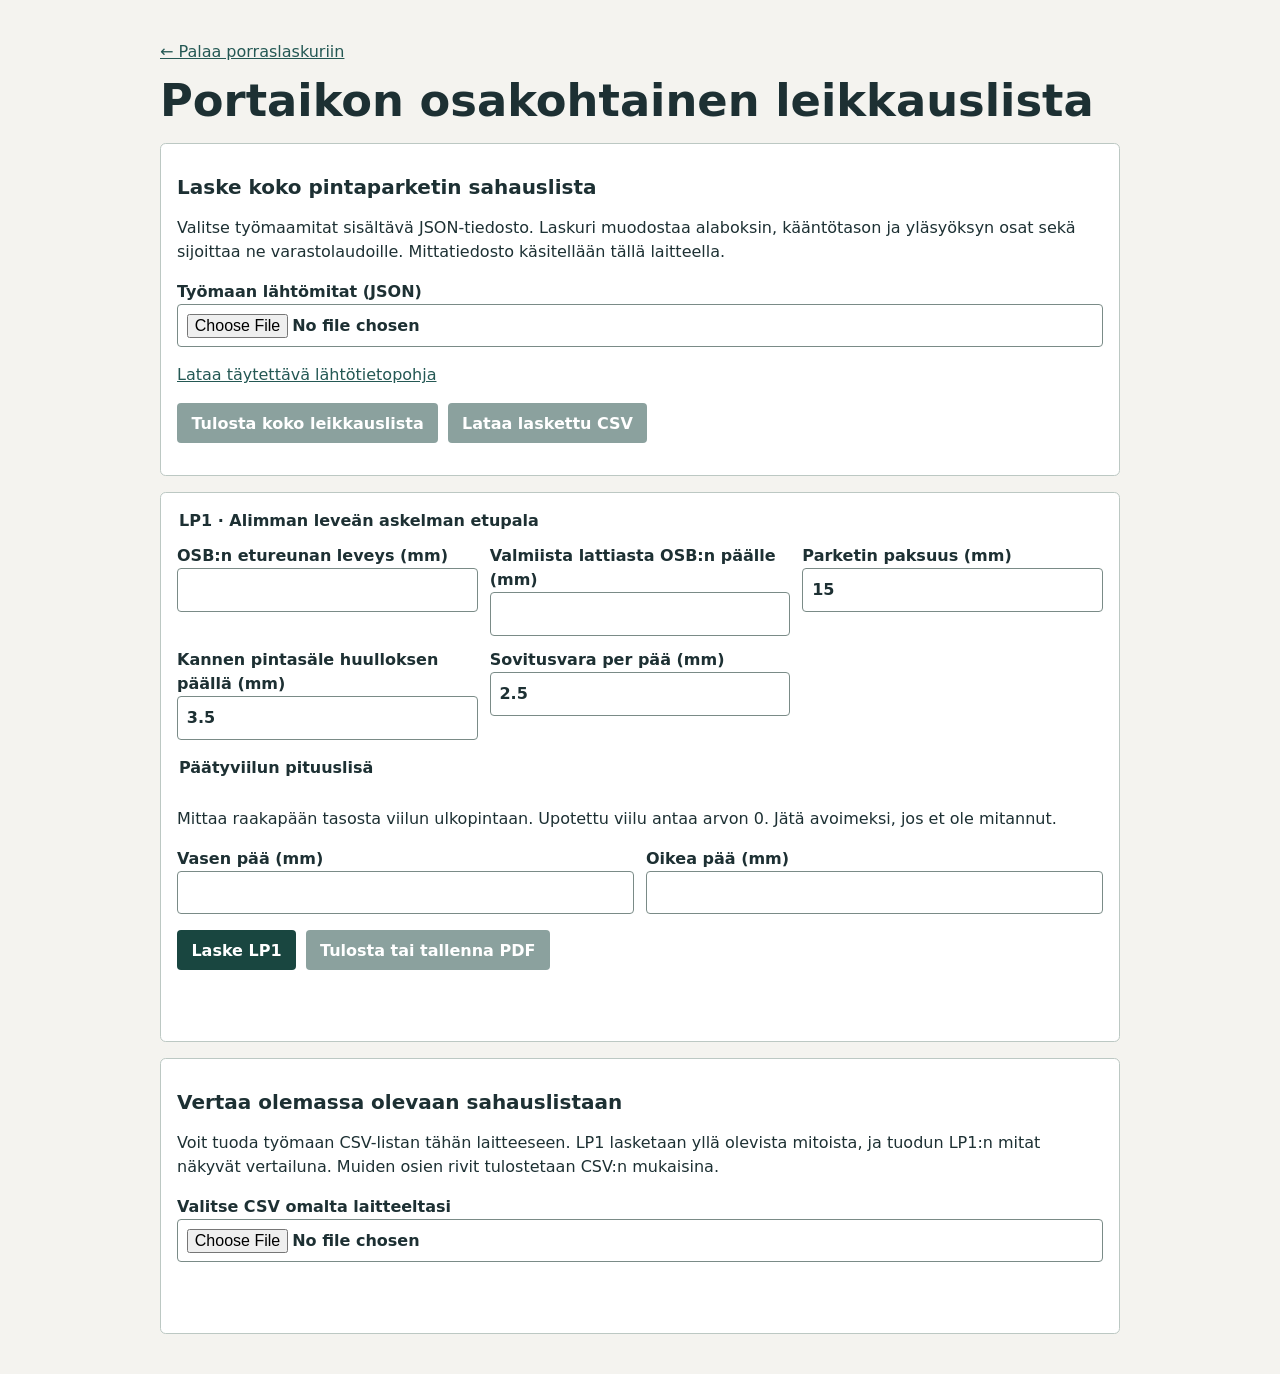
<file: leikkauslista.html>
<!doctype html>
<html lang="fi">
<head>
<meta charset="utf-8">
<meta name="viewport" content="width=device-width,initial-scale=1">
<title>Portaikon osakohtainen leikkauslista | KIDE</title>
<style>
*{box-sizing:border-box}body{margin:0;background:#f4f3ef;color:#1d3033;font:16px/1.5 system-ui,sans-serif}main{max-width:65rem;margin:auto;padding:clamp(1rem,4vw,2.5rem)}
h1,h2{line-height:1.15}h1{font-size:clamp(1.8rem,5vw,2.8rem);margin:.7rem 0}h2{font-size:1.25rem}a{color:#245854}
section,form{background:#fff;padding:1rem;margin-top:1rem;border:1px solid #bcc8c3;border-radius:.35rem}
fieldset{border:0;padding:0;margin:0 0 1rem}legend{font-weight:700;margin-bottom:.7rem}
.fields{display:grid;grid-template-columns:repeat(auto-fit,minmax(min(100%,14rem),1fr));gap:.75rem}
label{display:block;font-weight:600}input{box-sizing:border-box;width:100%;display:block;padding:.55rem;border:1px solid #7a8b87;border-radius:.25rem;font:inherit;color:inherit}
button{padding:.65rem .9rem;background:#194640;color:white;border:0;border-radius:.25rem;font:600 1rem system-ui}button:disabled{opacity:.5}
#status,#import-status{min-height:1.4em}.toolbar{display:flex;flex-wrap:wrap;gap:.6rem;align-items:center}
dl{display:grid;grid-template-columns:1fr 1.45fr;gap:.4rem .75rem}dt{font-weight:600}dd{margin:0}.scroll{overflow:auto}table{border-collapse:collapse;width:100%;font-size:.9rem}th,td{text-align:left;vertical-align:top;padding:.35rem;border-bottom:1px solid #b6c1bc}tr{break-inside:avoid}
@media print{body{background:white;color:black}.controls{display:none!important}main{max-width:none;padding:0}section{border:0;padding:0}.scroll{overflow:visible}table{font-size:8pt}}
@media print{body[data-print-mode="full"] #result,body[data-print-mode="full"] #comparison,body[data-print-mode="full"] #other,body:not([data-print-mode="full"]) #full-result{display:none!important}}
</style>
</head>
<body><main>
<a class="controls" href="index.html">← Palaa porraslaskuriin</a>
<h1>Portaikon osakohtainen leikkauslista</h1>
<section class="controls" aria-labelledby="full-title">
<h2 id="full-title">Laske koko pintaparketin sahauslista</h2>
<p>Valitse työmaamitat sisältävä JSON-tiedosto. Laskuri muodostaa alaboksin, kääntötason ja yläsyöksyn osat sekä sijoittaa ne varastolaudoille. Mittatiedosto käsitellään tällä laitteella.</p>
<label>Työmaan lähtömitat (JSON)<input id="full-input" type="file" accept=".json,application/json"></label>
<p><a id="full-template" href="#">Lataa täytettävä lähtötietopohja</a></p>
<div class="toolbar"><button type="button" id="full-print" disabled>Tulosta koko leikkauslista</button><button type="button" id="full-download" disabled>Lataa laskettu CSV</button></div>
<p id="full-status" role="status"></p>
</section>
<section id="full-result" hidden aria-labelledby="full-output-title">
<h2 id="full-output-title">Laskettu osakohtainen sahauslista</h2>
<p id="full-summary"></p>
<p><strong>Sovitusluonnos.</strong> Valmis tavoite kertoo osan ulkomitan. Aihioissa on sovitusvara. Vahvista huullokset, päädyt ja palkkilovet koepalalla ennen sarjatyöstöä.</p>
<div class="scroll"><table><thead id="full-head"></thead><tbody id="full-rows"></tbody></table></div>
</section>
<form id="dimensions" class="controls">
<fieldset><legend>LP1 · Alimman leveän askelman etupala</legend>
<div class="fields">
<label>OSB:n etureunan leveys (mm)<input id="width" type="number" min="1" step="0.1" required inputmode="decimal"></label>
<label>Valmiista lattiasta OSB:n päälle (mm)<input id="height" type="number" min="1" step="0.1" required inputmode="decimal"></label>
<label>Parketin paksuus (mm)<input id="thickness" type="number" min="1" step="0.1" required inputmode="decimal" value="15"></label>
<label>Kannen pintasäle huulloksen päällä (mm)<input id="skin" type="number" min="0.1" step="0.1" required inputmode="decimal" value="3.5"></label>
<label>Sovitusvara per pää (mm)<input id="clearance" type="number" min="0" step="0.1" required inputmode="decimal" value="2.5"></label>
</div></fieldset>
<fieldset><legend>Päätyviilun pituuslisä</legend>
<p>Mittaa raakapään tasosta viilun ulkopintaan. Upotettu viilu antaa arvon 0. Jätä avoimeksi, jos et ole mitannut.</p>
<div class="fields">
<label>Vasen pää (mm)<input id="left-end" type="number" min="0" step="0.1" inputmode="decimal"></label>
<label>Oikea pää (mm)<input id="right-end" type="number" min="0" step="0.1" inputmode="decimal"></label>
</div></fieldset>
<div class="toolbar"><button type="submit">Laske LP1</button><button type="button" id="print" disabled>Tulosta tai tallenna PDF</button></div>
<p id="status" role="status"></p>
</form>
<section id="result" hidden aria-labelledby="lp1-title">
<h2 id="lp1-title">LP1 · Alin leveä etupala</h2>
<p><strong>Sovitusluonnos.</strong> Varmista korkeus huulletulla kansikoepalalla vasemmalta, keskeltä ja oikealta.</p>
<dl><dt>Valmis pituus</dt><dd id="finished"></dd><dt>Korkeus C–D</dt><dd id="cut-height"></dd><dt>Paksuus</dt><dd id="cut-thickness"></dd><dt>Raakapään katkaisumitta</dt><dd id="raw"></dd></dl>
<p id="basis"></p>
</section>
<section class="controls">
<h2>Vertaa olemassa olevaan sahauslistaan</h2>
<p>Voit tuoda työmaan CSV-listan tähän laitteeseen. LP1 lasketaan yllä olevista mitoista, ja tuodun LP1:n mitat näkyvät vertailuna. Muiden osien rivit tulostetaan CSV:n mukaisina.</p>
<label>Valitse CSV omalta laitteeltasi<input id="csv" type="file" accept=".csv,text/csv"></label>
<p id="import-status" role="status"></p>
</section>
<section id="comparison" hidden><h2>LP1 · vertailu tuotuun listaan</h2><p id="compare-text"></p></section>
<section id="other" hidden><h2>Muut osat · tuotu sahauslista</h2><p>Rivit ovat tuodusta lähdetiedostosta. Tarkista aihiot, pontit ja työstöt ennen katkaisua.</p><div class="scroll"><table><thead id="head"></thead><tbody id="rows"></tbody></table></div></section>
</main>
<script src="leikkausmoottori.js?v=1"></script>
<script>
"use strict";
const $ = id => document.getElementById(id);
const mm = new Intl.NumberFormat("fi-FI", {maximumFractionDigits:2});
const format = value => mm.format(value);
const number = id => $(id).valueAsNumber;
const rounded = value => Math.round(value * 100) / 100;
function calculate({width,height,thickness,skin,gap,left,right}) {
  const length = rounded(width - 2 * gap);
  const vertical = rounded(height + thickness - skin);
  if (skin >= thickness || length <= 0) throw new Error("Tarkista mitat. Pintasäleen on oltava parkettia ohuempi ja sovitusvaran jätettävä osalle positiivinen pituus.");
  const raw = Number.isFinite(left) && Number.isFinite(right) ? rounded(length-left-right) : null;
  if (raw !== null && raw <= 0) throw new Error("Päätyjen pituuslisät ylittävät osan valmiin pituuden.");
  return {length,vertical,thickness,raw};
}
function parseCsv(text) {
  const records=[]; let row=[], field="", quoted=false;
  const input=text.replace(/^\uFEFF/,"").replace(/\r\n?/g,"\n");
  for(let i=0;i<input.length;i++) {
    const char=input[i];
    if(char === '"'){
      if(quoted && input[i+1] === '"'){field+='"';i++;}
      else quoted=!quoted;
    } else if(!quoted && (char===";" || char==="\n")){
      row.push(field);field="";
      if(char==="\n"){if(row.some(Boolean)) records.push(row);row=[];}
    } else field+=char;
  }
  if(quoted) throw new Error("CSV:n lainausmerkkejä ei voitu lukea.");
  if(row.length || field){row.push(field);records.push(row);}
  const [header,...data]=records;
  if(!header || ["Lauta","Katkaisu","Osa","Aihio mm"].some(key=>!header.includes(key)) || data.some(row=>row.length!==header.length))
    throw new Error("Tarvitaan puolipisteillä erotettu sahaus-CSV, jossa ovat Lauta, Katkaisu, Osa ja Aihio mm.");
  return {header,data};
}
let latest=null, imported=null;
const fields=()=>({width:number("width"),height:number("height"),thickness:number("thickness"),skin:number("skin"),gap:number("clearance"),left:number("left-end"),right:number("right-end")});
function setText(id,value){$(id).textContent=value;}
function isLp1(name){return /^LP1(?:\s|$)/i.test(name.trim());}
function compare(){
  $("comparison").hidden=true;
  if(!latest || !imported) return;
  const index=imported.header.indexOf("Osa");
  const found=imported.data.filter(row=>isLp1(row[index]));
  if(found.length!==1){setText("compare-text","CSV:stä ei löytynyt yhtä yksiselitteistä LP1-riviä.");$("comparison").hidden=false;return;}
  const dims=found[0][imported.header.indexOf("Aihio mm")];
  const split=dims.split(/[×x]/i).map(x=>Number(x.replace(/\s/g,"").replace(",", ".")));
  const actual=[latest.length,latest.vertical,latest.thickness];
  const match=split.length===3 && actual.every((value,i)=>value===split[i]);
  setText("compare-text","Tuotu LP1: "+dims+" mm. "+(match?"Kolme listamittaa täsmäävät.":"Laskettu rivi poikkeaa tuodusta listasta.")+" Mahdollinen päätyviilun pituuslisä tarkistetaan erikseen.");
  $("comparison").hidden=false;
}
$("dimensions").addEventListener("input",()=>{
  latest=null;$("result").hidden=true;$("comparison").hidden=true;$("print").disabled=true;
  setText("status","");
});
$("dimensions").addEventListener("submit",event=>{
  event.preventDefault();
  const p=fields();
  try{
    latest=calculate(p);
    setText("finished",format(latest.length)+" mm");
    setText("cut-height",format(latest.vertical)+" mm");
    setText("cut-thickness",format(latest.thickness)+" mm");
    setText("raw",latest.raw===null?"Avoin · tarkista pituuslisä molemmista päistä":format(latest.raw)+" mm");
    setText("basis","C–D = "+format(p.height)+" + "+format(p.thickness)+" − "+format(p.skin)+" mm. Valmis pituus = "+format(p.width)+" − 2 × "+format(p.gap)+" mm.");
    setText("status","LP1 päivitetty.");$("result").hidden=false;$("print").disabled=false;compare();
  }catch(error){setText("status",error.message);}
});
function tableRow(values,header){
  const row=document.createElement("tr");
  for(const entry of values){const cell=document.createElement(header?"th":"td");cell.textContent=entry;if(header)cell.scope="col";row.append(cell);}
  return row;
}
$("csv").addEventListener("change",async()=>{
  imported=null;$("other").hidden=true;compare();setText("import-status","");
  const file=$("csv").files[0];if(!file)return;
  try {
    if(file.size>2_000_000)throw new Error("Valitse enintään 2 Mt:n sahauslista.");
    imported=parseCsv(await file.text());
    const index=imported.header.indexOf("Osa");
    const others=imported.data.filter(row=>!isLp1(row[index]));
    $("head").replaceChildren(tableRow(imported.header,true));
    $("rows").replaceChildren(...others.map(row=>tableRow(row,false)));
    $("other").hidden=others.length===0;
    setText("import-status",imported.data.length+" riviä tuotu. Tietoja ei lähetetty.");
    compare();
  }catch(error){setText("import-status",error.message);}
});
$("print").addEventListener("click",()=>{if(latest){delete document.body.dataset.printMode;window.print();}});

let generated = null;
const fullColumns = ["Lauta", "Katkaisu", "Kaista", "Osa", "Pituus mm", "Leveys tai korkeus mm", "Paksuus mm", "Mittatyyppi", "Pontti", "Sovitus"];
const rowValues = p => [p.board, p.cut, p.strip, p.code + " · " + p.name, format(p.length), format(p.width), format(p.thickness), p.kind, p.joint, p.work];
function download(content, name, type) {
  const link = document.createElement("a");
  link.href = URL.createObjectURL(new Blob([content], {type}));
  link.download = name;
  link.click();
  setTimeout(() => URL.revokeObjectURL(link.href), 1000);
}
const template = {
  version:1,
  material:{thickness:null, skin:null, sideGap:null, kerf:null, boardLength:null, narrowWidth:null, wideWidth:null, narrowBoards:null, wideBoards:null, narrowBoardReserve:null},
  lower:{tiers:null, osbWidth:null, floorToOsb:null, regularFaceHeight:null, narrowDepth:null, narrowOsbWidth:null, largestNarrowOsbWidth:null, narrowTrim:null, lowerStripOpening:null, wideDepth:null, visibleSide:null},
  landing:{osbDepth:null, beamWidth:null, beamGap:null, beamNearFromRight:null, beamAtOsb:null, beamOverOsb:null, middleBoards:null},
  upper:{treads:null, woodWidth:null, woodDepth:null, overhang:null, lengthTrim:null, frontStripDepth:null, pitchGoing:null, pitchRise:null, gap:null, beamFromFinishedLeft:null, beamWidth:null, bottomBeamInnerDatum:null, rearBeamInnerDatum:null, notchRiseByTread:[]}
};
$("full-template").addEventListener("click",event=>{
  event.preventDefault();
  download(JSON.stringify(template,null,2),"porras-lahtomitat.json","application/json");
});
$("full-input").addEventListener("change",async()=>{
  generated = null;
  $("full-result").hidden = true;
  $("full-print").disabled = $("full-download").disabled = true;
  setText("full-status","");
  const selected = $("full-input").files[0];
  if (!selected) return;
  try {
    if (selected.size > 64_000) throw new Error("Valitse enintään 64 kt:n lähtötietotiedosto.");
    const input = JSON.parse((await selected.text()).replace(/^\uFEFF/,""));
    generated = window.PorrasLeikkaus.generate(input);
    $("full-head").replaceChildren(tableRow(fullColumns,true));
    $("full-rows").replaceChildren(...generated.rows.map(p => tableRow(rowValues(p),false)));
    const use = Object.entries(generated.boards).map(([width,count]) => count + " lautaa × " + width + " mm").join(" · ");
    setText("full-summary",generated.rows.length + " osariviä · " + use + " · laudan pituus " + format(generated.stockLength) + " mm.");
    setText("full-status","Koko sahauslista laskettu lähtömitoista. " + generated.rows.length + " osariviä.");
    $("full-result").hidden = false;
    $("full-print").disabled = $("full-download").disabled = false;
  } catch(error) { setText("full-status", error.message); }
});
$("full-print").addEventListener("click",()=>{
  if (!generated) return;
  document.body.dataset.printMode = "full";
  window.print();
});
window.addEventListener("afterprint",()=>{delete document.body.dataset.printMode;});
const quote = value => '"' + String(value).replaceAll('"','""') + '"';
$("full-download").addEventListener("click",()=>{
  if (!generated) return;
  const csv = [fullColumns, ...generated.rows.map(rowValues)].map(values => values.map(quote).join(";")).join("\r\n");
  download("\uFEFF"+csv,"Pintaparketti-laskettu-sahauslista.csv","text/csv;charset=utf-8");
});

</script>
</body></html>
</file>
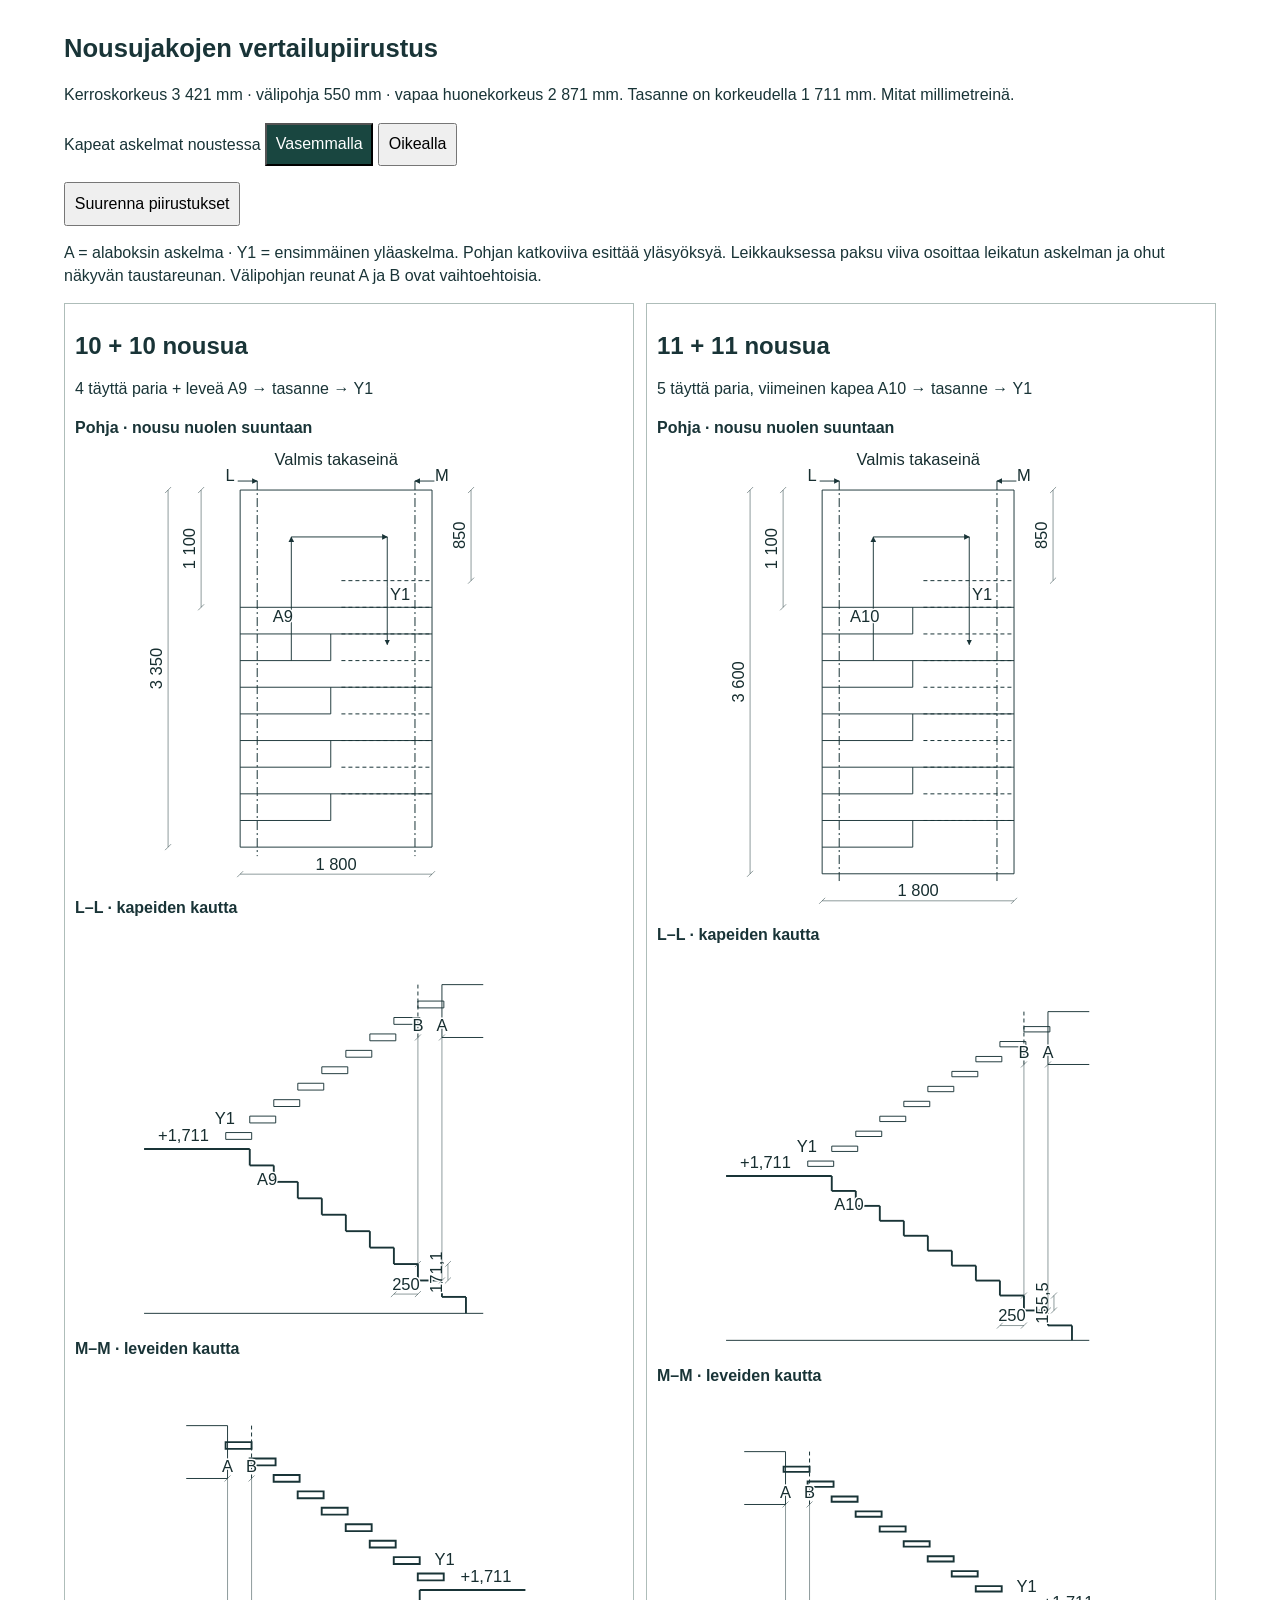
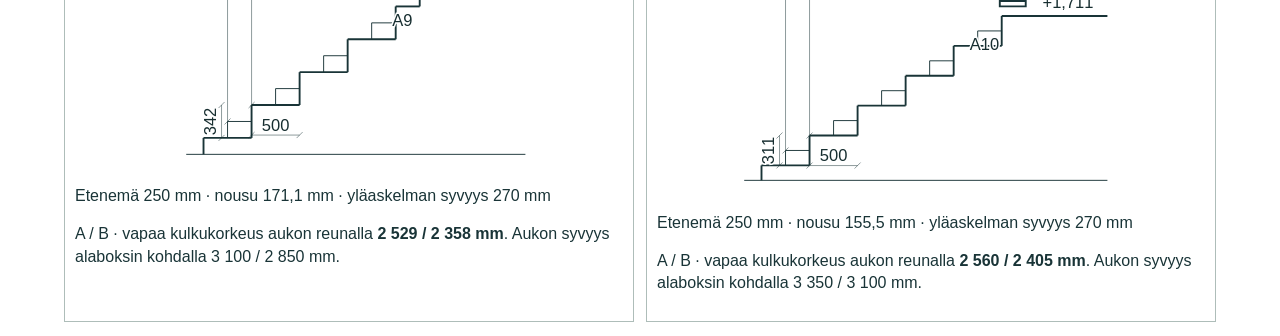
<file: nousujako.html>
<!doctype html><html lang="fi"><meta charset="utf-8"><meta name="viewport" content="width=device-width,initial-scale=1"><title>Nousujakojen vertailupiirustus</title><style>*{box-sizing:border-box}body{margin:auto;max-width:1180px;padding:14px;font:16px/1.4 Arial;color:#193437}h1{font-size:1.6rem}h2,h3{margin:.6em 0 .2em}h3{font-size:1rem}main{display:grid;grid-template-columns:1fr 1fr;gap:12px}article{border:1px solid #aebdb9;padding:10px;min-width:0}svg{width:100%;display:block}svg path,svg rect{stroke:#193437;fill:none;vector-effect:non-scaling-stroke}.edge,.view{stroke-width:.25mm}.cut{stroke-width:.5mm}.dim{stroke-width:.13mm}.route{stroke-width:.25mm}.axis{stroke-dasharray:9 3 2 3}.back{stroke-dasharray:4 3}svg text{text-anchor:middle;font:11px Arial;paint-order:stroke;stroke:white;stroke-width:2;fill:#172e30}button{padding:.55em;font:inherit}button[aria-pressed=true]{background:#194640;color:white}@media(max-width:650px){main{grid-template-columns:1fr}}.drawing{overflow:auto}body.large .drawing svg{min-width:620px}</style><h1>Nousujakojen vertailupiirustus</h1><p>Kerroskorkeus 3 421 mm · välipohja 550 mm · vapaa huonekorkeus 2 871 mm. Tasanne on korkeudella 1 711 mm. Mitat millimetreinä.</p><p>Kapeat askelmat noustessa <button data-key="l" aria-pressed="true">Vasemmalla</button> <button data-key="r" aria-pressed="false">Oikealla</button></p><button id="zoom" type="button" aria-pressed="false">Suurenna piirustukset</button><p>A = alaboksin askelma · Y1 = ensimmäinen yläaskelma. Pohjan katkoviiva esittää yläsyöksyä. Leikkauksessa paksu viiva osoittaa leikatun askelman ja ohut näkyvän taustareunan. Välipohjan reunat A ja B ovat vaihtoehtoisia.</p><svg width="0" height="0" aria-hidden="true"><defs><marker id="arrow" viewBox="0 0 10 10" refX="9" refY="5" markerWidth="6" markerHeight="6" orient="auto"><polygon points="0,0 10,5 0,10" fill="#193437"/></marker></defs></svg><main><article data-hand="l"><h2>10 + 10 nousua</h2><p>4 täyttä paria + leveä A9 → tasanne → Y1</p><h3>Pohja · nousu nuolen suuntaan</h3><div class="drawing"><svg viewBox="0 0 365 296.84999999999997" role="img" aria-label="Pohja ja katsesuunnat"><path class="edge" d="M110 32L237.79999999999998 32"/><path class="edge" d="M110 32L110 269.84999999999997"/><path class="edge" d="M237.79999999999998 32L237.79999999999998 269.84999999999997"/><path class="edge" d="M110 269.84999999999997L237.79999999999998 269.84999999999997"/><path class="edge" d="M110 252.1L170.35 252.1"/><path class="edge" d="M170.35 252.1L170.35 234.35"/><path class="edge" d="M110 234.35L237.79999999999998 234.35"/><path class="edge" d="M110 216.6L170.35 216.6"/><path class="edge" d="M170.35 216.6L170.35 198.85"/><path class="edge" d="M110 198.85L237.79999999999998 198.85"/><path class="edge" d="M110 181.1L170.35 181.1"/><path class="edge" d="M170.35 181.1L170.35 163.35"/><path class="edge" d="M110 163.35L237.79999999999998 163.35"/><path class="edge" d="M110 145.6L170.35 145.6"/><path class="edge" d="M170.35 145.6L170.35 127.85"/><path class="edge" d="M110 127.85L237.79999999999998 127.85"/><path class="edge" d="M110 110.1L237.79999999999998 110.1"/><path class="back" d="M177.45 92.35L237.79999999999998 92.35"/><path class="back" d="M177.45 110.1L237.79999999999998 110.1"/><path class="back" d="M177.45 127.85L237.79999999999998 127.85"/><path class="back" d="M177.45 145.6L237.79999999999998 145.6"/><path class="back" d="M177.45 163.35L237.79999999999998 163.35"/><path class="back" d="M177.45 181.1L237.79999999999998 181.1"/><path class="back" d="M177.45 198.85L237.79999999999998 198.85"/><path class="back" d="M177.45 216.6L237.79999999999998 216.6"/><path class="back" d="M177.45 234.35L237.79999999999998 234.35"/><path class="axis" d="M121.36 26L121.36 275.84999999999997"/><path class="route" d="M108.36 26L121.36 26" marker-end="url(#arrow)"/><text x="103.36" y="26" class="">L</text><path class="axis" d="M226.44 26L226.44 275.84999999999997"/><path class="route" d="M239.44 26L226.44 26" marker-end="url(#arrow)"/><text x="244.44" y="26" class="">M</text><path class="route" d="M144.07999999999998 145.6L144.07999999999998 63.239999999999995" marker-end="url(#arrow)"/><path class="route" d="M144.07999999999998 63.239999999999995L207.98 63.239999999999995" marker-end="url(#arrow)"/><path class="route" d="M207.98 63.239999999999995L207.98 134.95" marker-end="url(#arrow)"/><text x="138.4" y="120.03999999999999" class="">A9</text><text x="216.5" y="105.485" class="">Y1</text><path class="dim" d="M62 32L62 269.84999999999997"/><path class="dim" d="M60 34L64 30"/><path class="dim" d="M60 271.84999999999997L64 267.84999999999997"/><text transform="translate(58 150.92499999999998) rotate(-90)">3 350</text><path class="dim" d="M84 32L84 110.1"/><path class="dim" d="M82 34L86 30"/><path class="dim" d="M82 112.1L86 108.1"/><text transform="translate(80 71.05) rotate(-90)">1 100</text><path class="dim" d="M263.79999999999995 32L263.79999999999995 92.35"/><path class="dim" d="M261.79999999999995 34L265.79999999999995 30"/><path class="dim" d="M261.79999999999995 94.35L265.79999999999995 90.35"/><text transform="translate(259.79999999999995 62.175) rotate(-90)">850</text><path class="dim" d="M110 287.84999999999997L237.79999999999998 287.84999999999997"/><path class="dim" d="M108 289.84999999999997L112 285.84999999999997"/><path class="dim" d="M235.79999999999998 289.84999999999997L239.79999999999998 285.84999999999997"/><text x="173.89999999999998" y="284.84999999999997" class="">1 800</text><text x="174" y="15" class="">Valmis takaseinä</text></svg></div><h3>L–L · kapeiden kautta</h3><div class="drawing"><svg viewBox="0 0 365 270" role="img" aria-label="L–L · kapeiden kautta"><path class="edge" d="M46 260L271.92 260"/><path class="cut" d="M260.4 260L260.4 249.0528"/><path class="cut" d="M260.4 249.0528L244.4 249.0528"/><path class="cut" d="M244.4 249.0528L244.4 238.1056"/><path class="cut" d="M244.4 238.1056L228.4 238.1056"/><path class="cut" d="M228.4 238.1056L228.4 227.1584"/><path class="cut" d="M228.4 227.1584L212.4 227.1584"/><path class="cut" d="M212.4 227.1584L212.4 216.2112"/><path class="cut" d="M212.4 216.2112L196.4 216.2112"/><path class="cut" d="M196.4 216.2112L196.4 205.264"/><path class="cut" d="M196.4 205.264L180.4 205.264"/><path class="cut" d="M180.4 205.264L180.4 194.3168"/><path class="cut" d="M180.4 194.3168L164.4 194.3168"/><path class="cut" d="M164.4 194.3168L164.4 183.3696"/><path class="cut" d="M164.4 183.3696L148.4 183.3696"/><path class="cut" d="M148.4 183.3696L148.4 172.42239999999998"/><path class="cut" d="M148.4 172.42239999999998L132.4 172.42239999999998"/><path class="cut" d="M132.4 172.42239999999998L132.4 161.4752"/><path class="cut" d="M132.4 161.4752L116.4 161.4752"/><path class="cut" d="M116.4 161.4752L116.4 150.528"/><path class="cut" d="M116.4 150.528L46 150.528"/><rect class="view" x="100.4" y="139.58079999999998" width="17.28" height="4.547200000000001"/><rect class="view" x="116.4" y="128.63359999999997" width="17.28" height="4.547200000000001"/><rect class="view" x="132.4" y="117.68639999999999" width="17.28" height="4.547200000000001"/><rect class="view" x="148.4" y="106.73919999999998" width="17.28" height="4.547200000000001"/><rect class="view" x="164.4" y="95.792" width="17.28" height="4.547200000000001"/><rect class="view" x="180.4" y="84.84479999999999" width="17.28" height="4.547200000000001"/><rect class="view" x="196.4" y="73.89759999999998" width="17.28" height="4.547200000000001"/><rect class="view" x="212.4" y="62.9504" width="17.28" height="4.547200000000001"/><rect class="view" x="228.4" y="52.003199999999964" width="17.28" height="4.547200000000001"/><path class="edge" d="M244.4 41.05599999999998L271.92 41.05599999999998"/><path class="edge" d="M244.4 76.256L271.92 76.256"/><path class="edge" d="M244.4 41.05599999999998L244.4 76.256"/><path class="back" d="M228.4 76.256L228.4 41.05599999999998"/><text x="72.24000000000001" y="145.528" class="">+1,711</text><text x="99.75999999999999" y="133.58079999999998" class="">Y1</text><text x="127.92" y="174.4752" class="">A9</text><path class="dim" d="M228.4 247.1584L212.4 247.1584"/><path class="dim" d="M226.4 249.1584L230.4 245.1584"/><path class="dim" d="M210.4 249.1584L214.4 245.1584"/><text x="220.4" y="244.1584" class="">250</text><path class="dim" d="M248.4 227.1584L248.4 238.1056"/><path class="dim" d="M246.4 229.1584L250.4 225.1584"/><path class="dim" d="M246.4 240.1056L250.4 236.1056"/><text transform="translate(244.4 232.632) rotate(-90)">171,1</text><path class="dim" d="M244.4 238.1056L244.4 76.256"/><path class="dim" d="M242.4 240.1056L246.4 236.1056"/><path class="dim" d="M242.4 78.256L246.4 74.256"/><path class="dim" d="M228.4 227.1584L228.4 76.256"/><path class="dim" d="M226.4 229.1584L230.4 225.1584"/><path class="dim" d="M226.4 78.256L230.4 74.256"/><text x="244.4" y="72.256" class="">A</text><text x="228.4" y="72.256" class="">B</text></svg></div><h3>M–M · leveiden kautta</h3><div class="drawing"><svg viewBox="0 0 365 270" role="img" aria-label="M–M · leveiden kautta"><path class="edge" d="M300 260L74.07999999999998 260"/><path class="cut" d="M85.6 260L85.6 249.0528"/><path class="cut" d="M85.6 249.0528L117.6 249.0528"/><path class="view" d="M101.6 249.0528L101.6 238.1056"/><path class="view" d="M101.6 238.1056L117.6 238.1056"/><path class="cut" d="M117.6 249.0528L117.6 227.1584"/><path class="cut" d="M117.6 227.1584L149.6 227.1584"/><path class="view" d="M133.6 227.1584L133.6 216.2112"/><path class="view" d="M133.6 216.2112L149.6 216.2112"/><path class="cut" d="M149.6 227.1584L149.6 205.264"/><path class="cut" d="M149.6 205.264L181.6 205.264"/><path class="view" d="M165.6 205.264L165.6 194.3168"/><path class="view" d="M165.6 194.3168L181.6 194.3168"/><path class="cut" d="M181.6 205.264L181.6 183.3696"/><path class="cut" d="M181.6 183.3696L213.6 183.3696"/><path class="view" d="M197.6 183.3696L197.6 172.42239999999998"/><path class="view" d="M197.6 172.42239999999998L213.6 172.42239999999998"/><path class="cut" d="M213.6 183.3696L213.6 161.4752"/><path class="cut" d="M213.6 161.4752L229.6 161.4752"/><path class="cut" d="M229.6 161.4752L229.6 150.528"/><path class="cut" d="M229.6 150.528L300 150.528"/><rect class="cut" x="228.32" y="139.58079999999998" width="17.28" height="4.547200000000001"/><rect class="cut" x="212.32" y="128.63359999999997" width="17.28" height="4.547200000000001"/><rect class="cut" x="196.32" y="117.68639999999999" width="17.28" height="4.547200000000001"/><rect class="cut" x="180.32" y="106.73919999999998" width="17.28" height="4.547200000000001"/><rect class="cut" x="164.32" y="95.792" width="17.28" height="4.547200000000001"/><rect class="cut" x="148.32" y="84.84479999999999" width="17.28" height="4.547200000000001"/><rect class="cut" x="132.32" y="73.89759999999998" width="17.28" height="4.547200000000001"/><rect class="cut" x="116.32" y="62.9504" width="17.28" height="4.547200000000001"/><rect class="cut" x="100.32" y="52.003199999999964" width="17.28" height="4.547200000000001"/><path class="edge" d="M101.6 41.05599999999998L74.07999999999998 41.05599999999998"/><path class="edge" d="M101.6 76.256L74.07999999999998 76.256"/><path class="edge" d="M101.6 41.05599999999998L101.6 76.256"/><path class="back" d="M117.6 76.256L117.6 41.05599999999998"/><text x="273.76" y="145.528" class="">+1,711</text><text x="246.24" y="133.58079999999998" class="">Y1</text><text x="218.07999999999998" y="174.4752" class="">A9</text><path class="dim" d="M117.6 247.1584L149.6 247.1584"/><path class="dim" d="M115.6 249.1584L119.6 245.1584"/><path class="dim" d="M147.6 249.1584L151.6 245.1584"/><text x="133.6" y="244.1584" class="">500</text><path class="dim" d="M97.6 227.1584L97.6 249.0528"/><path class="dim" d="M95.6 229.1584L99.6 225.1584"/><path class="dim" d="M95.6 251.0528L99.6 247.0528"/><text transform="translate(93.6 238.10559999999998) rotate(-90)">342</text><path class="dim" d="M101.6 238.1056L101.6 76.256"/><path class="dim" d="M99.6 240.1056L103.6 236.1056"/><path class="dim" d="M99.6 78.256L103.6 74.256"/><path class="dim" d="M117.6 227.1584L117.6 76.256"/><path class="dim" d="M115.6 229.1584L119.6 225.1584"/><path class="dim" d="M115.6 78.256L119.6 74.256"/><text x="101.6" y="72.256" class="">A</text><text x="117.6" y="72.256" class="">B</text></svg></div><p>Etenemä 250 mm · nousu 171,1 mm · yläaskelman syvyys 270 mm</p><p>A / B · vapaa kulkukorkeus aukon reunalla <b>2 529 / 2 358 mm</b>. Aukon syvyys alaboksin kohdalla 3 100 / 2 850 mm.</p></article><article data-hand="l"><h2>11 + 11 nousua</h2><p>5 täyttä paria, viimeinen kapea A10 → tasanne → Y1</p><h3>Pohja · nousu nuolen suuntaan</h3><div class="drawing"><svg viewBox="0 0 365 314.59999999999997" role="img" aria-label="Pohja ja katsesuunnat"><path class="edge" d="M110 32L237.79999999999998 32"/><path class="edge" d="M110 32L110 287.59999999999997"/><path class="edge" d="M237.79999999999998 32L237.79999999999998 287.59999999999997"/><path class="edge" d="M110 287.59999999999997L237.79999999999998 287.59999999999997"/><path class="edge" d="M110 269.84999999999997L170.35 269.84999999999997"/><path class="edge" d="M170.35 269.84999999999997L170.35 252.1"/><path class="edge" d="M110 252.1L237.79999999999998 252.1"/><path class="edge" d="M110 234.35L170.35 234.35"/><path class="edge" d="M170.35 234.35L170.35 216.6"/><path class="edge" d="M110 216.6L237.79999999999998 216.6"/><path class="edge" d="M110 198.85L170.35 198.85"/><path class="edge" d="M170.35 198.85L170.35 181.1"/><path class="edge" d="M110 181.1L237.79999999999998 181.1"/><path class="edge" d="M110 163.35L170.35 163.35"/><path class="edge" d="M170.35 163.35L170.35 145.6"/><path class="edge" d="M110 145.6L237.79999999999998 145.6"/><path class="edge" d="M110 127.85L170.35 127.85"/><path class="edge" d="M170.35 127.85L170.35 110.1"/><path class="edge" d="M110 110.1L237.79999999999998 110.1"/><path class="back" d="M177.45 92.35L237.79999999999998 92.35"/><path class="back" d="M177.45 110.1L237.79999999999998 110.1"/><path class="back" d="M177.45 127.85L237.79999999999998 127.85"/><path class="back" d="M177.45 145.6L237.79999999999998 145.6"/><path class="back" d="M177.45 163.35L237.79999999999998 163.35"/><path class="back" d="M177.45 181.1L237.79999999999998 181.1"/><path class="back" d="M177.45 198.85L237.79999999999998 198.85"/><path class="back" d="M177.45 216.6L237.79999999999998 216.6"/><path class="back" d="M177.45 234.35L237.79999999999998 234.35"/><path class="back" d="M177.45 252.1L237.79999999999998 252.1"/><path class="axis" d="M121.36 26L121.36 293.59999999999997"/><path class="route" d="M108.36 26L121.36 26" marker-end="url(#arrow)"/><text x="103.36" y="26" class="">L</text><path class="axis" d="M226.44 26L226.44 293.59999999999997"/><path class="route" d="M239.44 26L226.44 26" marker-end="url(#arrow)"/><text x="244.44" y="26" class="">M</text><path class="route" d="M144.07999999999998 145.6L144.07999999999998 63.239999999999995" marker-end="url(#arrow)"/><path class="route" d="M144.07999999999998 63.239999999999995L207.98 63.239999999999995" marker-end="url(#arrow)"/><path class="route" d="M207.98 63.239999999999995L207.98 134.95" marker-end="url(#arrow)"/><text x="138.4" y="120.03999999999999" class="">A10</text><text x="216.5" y="105.485" class="">Y1</text><path class="dim" d="M62 32L62 287.59999999999997"/><path class="dim" d="M60 34L64 30"/><path class="dim" d="M60 289.59999999999997L64 285.59999999999997"/><text transform="translate(58 159.79999999999998) rotate(-90)">3 600</text><path class="dim" d="M84 32L84 110.1"/><path class="dim" d="M82 34L86 30"/><path class="dim" d="M82 112.1L86 108.1"/><text transform="translate(80 71.05) rotate(-90)">1 100</text><path class="dim" d="M263.79999999999995 32L263.79999999999995 92.35"/><path class="dim" d="M261.79999999999995 34L265.79999999999995 30"/><path class="dim" d="M261.79999999999995 94.35L265.79999999999995 90.35"/><text transform="translate(259.79999999999995 62.175) rotate(-90)">850</text><path class="dim" d="M110 305.59999999999997L237.79999999999998 305.59999999999997"/><path class="dim" d="M108 307.59999999999997L112 303.59999999999997"/><path class="dim" d="M235.79999999999998 307.59999999999997L239.79999999999998 303.59999999999997"/><text x="173.89999999999998" y="302.59999999999997" class="">1 800</text><text x="174" y="15" class="">Valmis takaseinä</text></svg></div><h3>L–L · kapeiden kautta</h3><div class="drawing"><svg viewBox="0 0 365 270" role="img" aria-label="L–L · kapeiden kautta"><path class="edge" d="M46 260L287.92 260"/><path class="cut" d="M276.4 260L276.4 250.048"/><path class="cut" d="M276.4 250.048L260.4 250.048"/><path class="cut" d="M260.4 250.048L260.4 240.096"/><path class="cut" d="M260.4 240.096L244.4 240.096"/><path class="cut" d="M244.4 240.096L244.4 230.144"/><path class="cut" d="M244.4 230.144L228.4 230.144"/><path class="cut" d="M228.4 230.144L228.4 220.192"/><path class="cut" d="M228.4 220.192L212.4 220.192"/><path class="cut" d="M212.4 220.192L212.4 210.24"/><path class="cut" d="M212.4 210.24L196.4 210.24"/><path class="cut" d="M196.4 210.24L196.4 200.288"/><path class="cut" d="M196.4 200.288L180.4 200.288"/><path class="cut" d="M180.4 200.288L180.4 190.336"/><path class="cut" d="M180.4 190.336L164.4 190.336"/><path class="cut" d="M164.4 190.336L164.4 180.38400000000001"/><path class="cut" d="M164.4 180.38400000000001L148.4 180.38400000000001"/><path class="cut" d="M148.4 180.38400000000001L148.4 170.43200000000002"/><path class="cut" d="M148.4 170.43200000000002L132.4 170.43200000000002"/><path class="cut" d="M132.4 170.43200000000002L132.4 160.48000000000002"/><path class="cut" d="M132.4 160.48000000000002L116.4 160.48000000000002"/><path class="cut" d="M116.4 160.48000000000002L116.4 150.528"/><path class="cut" d="M116.4 150.528L46 150.528"/><rect class="view" x="100.4" y="140.576" width="17.28" height="3.552"/><rect class="view" x="116.4" y="130.624" width="17.28" height="3.552"/><rect class="view" x="132.4" y="120.672" width="17.28" height="3.552"/><rect class="view" x="148.4" y="110.72" width="17.28" height="3.552"/><rect class="view" x="164.4" y="100.768" width="17.28" height="3.552"/><rect class="view" x="180.4" y="90.816" width="17.28" height="3.552"/><rect class="view" x="196.4" y="80.864" width="17.28" height="3.552"/><rect class="view" x="212.4" y="70.912" width="17.28" height="3.552"/><rect class="view" x="228.4" y="60.96000000000001" width="17.28" height="3.552"/><rect class="view" x="244.4" y="51.00800000000001" width="17.28" height="3.552"/><path class="edge" d="M260.4 41.05599999999998L287.92 41.05599999999998"/><path class="edge" d="M260.4 76.256L287.92 76.256"/><path class="edge" d="M260.4 41.05599999999998L260.4 76.256"/><path class="back" d="M244.4 76.256L244.4 41.05599999999998"/><text x="72.24000000000001" y="145.528" class="">+1,711</text><text x="99.75999999999999" y="134.576" class="">Y1</text><text x="127.92" y="173.48000000000002" class="">A10</text><path class="dim" d="M244.4 250.144L228.4 250.144"/><path class="dim" d="M242.4 252.144L246.4 248.144"/><path class="dim" d="M226.4 252.144L230.4 248.144"/><text x="236.4" y="247.144" class="">250</text><path class="dim" d="M264.4 230.144L264.4 240.096"/><path class="dim" d="M262.4 232.144L266.4 228.144"/><path class="dim" d="M262.4 242.096L266.4 238.096"/><text transform="translate(260.4 235.12) rotate(-90)">155,5</text><path class="dim" d="M260.4 240.096L260.4 76.256"/><path class="dim" d="M258.4 242.096L262.4 238.096"/><path class="dim" d="M258.4 78.256L262.4 74.256"/><path class="dim" d="M244.4 230.144L244.4 76.256"/><path class="dim" d="M242.4 232.144L246.4 228.144"/><path class="dim" d="M242.4 78.256L246.4 74.256"/><text x="260.4" y="72.256" class="">A</text><text x="244.4" y="72.256" class="">B</text></svg></div><h3>M–M · leveiden kautta</h3><div class="drawing"><svg viewBox="0 0 365 270" role="img" aria-label="M–M · leveiden kautta"><path class="edge" d="M300 260L58.079999999999984 260"/><path class="cut" d="M69.6 260L69.6 250.048"/><path class="cut" d="M69.6 250.048L101.6 250.048"/><path class="view" d="M85.6 250.048L85.6 240.096"/><path class="view" d="M85.6 240.096L101.6 240.096"/><path class="cut" d="M101.6 250.048L101.6 230.144"/><path class="cut" d="M101.6 230.144L133.6 230.144"/><path class="view" d="M117.6 230.144L117.6 220.192"/><path class="view" d="M117.6 220.192L133.6 220.192"/><path class="cut" d="M133.6 230.144L133.6 210.24"/><path class="cut" d="M133.6 210.24L165.6 210.24"/><path class="view" d="M149.6 210.24L149.6 200.288"/><path class="view" d="M149.6 200.288L165.6 200.288"/><path class="cut" d="M165.6 210.24L165.6 190.336"/><path class="cut" d="M165.6 190.336L197.6 190.336"/><path class="view" d="M181.6 190.336L181.6 180.38400000000001"/><path class="view" d="M181.6 180.38400000000001L197.6 180.38400000000001"/><path class="cut" d="M197.6 190.336L197.6 170.43200000000002"/><path class="cut" d="M197.6 170.43200000000002L229.6 170.43200000000002"/><path class="view" d="M213.6 170.43200000000002L213.6 160.48000000000002"/><path class="view" d="M213.6 160.48000000000002L229.6 160.48000000000002"/><path class="cut" d="M229.6 170.43200000000002L229.6 150.528"/><path class="cut" d="M229.6 150.528L300 150.528"/><rect class="cut" x="228.32" y="140.576" width="17.28" height="3.552"/><rect class="cut" x="212.32" y="130.624" width="17.28" height="3.552"/><rect class="cut" x="196.32" y="120.672" width="17.28" height="3.552"/><rect class="cut" x="180.32" y="110.72" width="17.28" height="3.552"/><rect class="cut" x="164.32" y="100.768" width="17.28" height="3.552"/><rect class="cut" x="148.32" y="90.816" width="17.28" height="3.552"/><rect class="cut" x="132.32" y="80.864" width="17.28" height="3.552"/><rect class="cut" x="116.32" y="70.912" width="17.28" height="3.552"/><rect class="cut" x="100.32" y="60.96000000000001" width="17.28" height="3.552"/><rect class="cut" x="84.32" y="51.00800000000001" width="17.28" height="3.552"/><path class="edge" d="M85.6 41.05599999999998L58.079999999999984 41.05599999999998"/><path class="edge" d="M85.6 76.256L58.079999999999984 76.256"/><path class="edge" d="M85.6 41.05599999999998L85.6 76.256"/><path class="back" d="M101.6 76.256L101.6 41.05599999999998"/><text x="273.76" y="145.528" class="">+1,711</text><text x="246.24" y="134.576" class="">Y1</text><text x="218.07999999999998" y="173.48000000000002" class="">A10</text><path class="dim" d="M101.6 250.144L133.6 250.144"/><path class="dim" d="M99.6 252.144L103.6 248.144"/><path class="dim" d="M131.6 252.144L135.6 248.144"/><text x="117.6" y="247.144" class="">500</text><path class="dim" d="M81.6 230.144L81.6 250.048"/><path class="dim" d="M79.6 232.144L83.6 228.144"/><path class="dim" d="M79.6 252.048L83.6 248.048"/><text transform="translate(77.6 240.096) rotate(-90)">311</text><path class="dim" d="M85.6 240.096L85.6 76.256"/><path class="dim" d="M83.6 242.096L87.6 238.096"/><path class="dim" d="M83.6 78.256L87.6 74.256"/><path class="dim" d="M101.6 230.144L101.6 76.256"/><path class="dim" d="M99.6 232.144L103.6 228.144"/><path class="dim" d="M99.6 78.256L103.6 74.256"/><text x="85.6" y="72.256" class="">A</text><text x="101.6" y="72.256" class="">B</text></svg></div><p>Etenemä 250 mm · nousu 155,5 mm · yläaskelman syvyys 270 mm</p><p>A / B · vapaa kulkukorkeus aukon reunalla <b>2 560 / 2 405 mm</b>. Aukon syvyys alaboksin kohdalla 3 350 / 3 100 mm.</p></article><article data-hand="r" hidden><h2>10 + 10 nousua</h2><p>4 täyttä paria + leveä A9 → tasanne → Y1</p><h3>Pohja · nousu nuolen suuntaan</h3><div class="drawing"><svg viewBox="0 0 365 296.84999999999997" role="img" aria-label="Pohja ja katsesuunnat"><path class="edge" d="M237.79999999999998 32L110 32"/><path class="edge" d="M237.79999999999998 32L237.79999999999998 269.84999999999997"/><path class="edge" d="M110 32L110 269.84999999999997"/><path class="edge" d="M237.79999999999998 269.84999999999997L110 269.84999999999997"/><path class="edge" d="M237.79999999999998 252.1L177.45 252.1"/><path class="edge" d="M177.45 252.1L177.45 234.35"/><path class="edge" d="M237.79999999999998 234.35L110 234.35"/><path class="edge" d="M237.79999999999998 216.6L177.45 216.6"/><path class="edge" d="M177.45 216.6L177.45 198.85"/><path class="edge" d="M237.79999999999998 198.85L110 198.85"/><path class="edge" d="M237.79999999999998 181.1L177.45 181.1"/><path class="edge" d="M177.45 181.1L177.45 163.35"/><path class="edge" d="M237.79999999999998 163.35L110 163.35"/><path class="edge" d="M237.79999999999998 145.6L177.45 145.6"/><path class="edge" d="M177.45 145.6L177.45 127.85"/><path class="edge" d="M237.79999999999998 127.85L110 127.85"/><path class="edge" d="M237.79999999999998 110.1L110 110.1"/><path class="back" d="M170.35 92.35L110 92.35"/><path class="back" d="M170.35 110.1L110 110.1"/><path class="back" d="M170.35 127.85L110 127.85"/><path class="back" d="M170.35 145.6L110 145.6"/><path class="back" d="M170.35 163.35L110 163.35"/><path class="back" d="M170.35 181.1L110 181.1"/><path class="back" d="M170.35 198.85L110 198.85"/><path class="back" d="M170.35 216.6L110 216.6"/><path class="back" d="M170.35 234.35L110 234.35"/><path class="axis" d="M226.44 26L226.44 275.84999999999997"/><path class="route" d="M239.44 26L226.44 26" marker-end="url(#arrow)"/><text x="244.44" y="26" class="">L</text><path class="axis" d="M121.36 26L121.36 275.84999999999997"/><path class="route" d="M108.36 26L121.36 26" marker-end="url(#arrow)"/><text x="103.36" y="26" class="">M</text><path class="route" d="M203.71999999999997 145.6L203.71999999999997 63.239999999999995" marker-end="url(#arrow)"/><path class="route" d="M203.71999999999997 63.239999999999995L139.82 63.239999999999995" marker-end="url(#arrow)"/><path class="route" d="M139.82 63.239999999999995L139.82 134.95" marker-end="url(#arrow)"/><text x="209.39999999999998" y="120.03999999999999" class="">A9</text><text x="131.3" y="105.485" class="">Y1</text><path class="dim" d="M62 32L62 269.84999999999997"/><path class="dim" d="M60 34L64 30"/><path class="dim" d="M60 271.84999999999997L64 267.84999999999997"/><text transform="translate(58 150.92499999999998) rotate(-90)">3 350</text><path class="dim" d="M263.79999999999995 32L263.79999999999995 110.1"/><path class="dim" d="M261.79999999999995 34L265.79999999999995 30"/><path class="dim" d="M261.79999999999995 112.1L265.79999999999995 108.1"/><text transform="translate(259.79999999999995 71.05) rotate(-90)">1 100</text><path class="dim" d="M84 32L84 92.35"/><path class="dim" d="M82 34L86 30"/><path class="dim" d="M82 94.35L86 90.35"/><text transform="translate(80 62.175) rotate(-90)">850</text><path class="dim" d="M237.79999999999998 287.84999999999997L110 287.84999999999997"/><path class="dim" d="M235.79999999999998 289.84999999999997L239.79999999999998 285.84999999999997"/><path class="dim" d="M108 289.84999999999997L112 285.84999999999997"/><text x="173.89999999999998" y="284.84999999999997" class="">1 800</text><text x="174" y="15" class="">Valmis takaseinä</text></svg></div><h3>L–L · kapeiden kautta</h3><div class="drawing"><svg viewBox="0 0 365 270" role="img" aria-label="L–L · kapeiden kautta"><path class="edge" d="M300 260L74.07999999999998 260"/><path class="cut" d="M85.6 260L85.6 249.0528"/><path class="cut" d="M85.6 249.0528L101.6 249.0528"/><path class="cut" d="M101.6 249.0528L101.6 238.1056"/><path class="cut" d="M101.6 238.1056L117.6 238.1056"/><path class="cut" d="M117.6 238.1056L117.6 227.1584"/><path class="cut" d="M117.6 227.1584L133.6 227.1584"/><path class="cut" d="M133.6 227.1584L133.6 216.2112"/><path class="cut" d="M133.6 216.2112L149.6 216.2112"/><path class="cut" d="M149.6 216.2112L149.6 205.264"/><path class="cut" d="M149.6 205.264L165.6 205.264"/><path class="cut" d="M165.6 205.264L165.6 194.3168"/><path class="cut" d="M165.6 194.3168L181.6 194.3168"/><path class="cut" d="M181.6 194.3168L181.6 183.3696"/><path class="cut" d="M181.6 183.3696L197.6 183.3696"/><path class="cut" d="M197.6 183.3696L197.6 172.42239999999998"/><path class="cut" d="M197.6 172.42239999999998L213.6 172.42239999999998"/><path class="cut" d="M213.6 172.42239999999998L213.6 161.4752"/><path class="cut" d="M213.6 161.4752L229.6 161.4752"/><path class="cut" d="M229.6 161.4752L229.6 150.528"/><path class="cut" d="M229.6 150.528L300 150.528"/><rect class="view" x="228.32" y="139.58079999999998" width="17.28" height="4.547200000000001"/><rect class="view" x="212.32" y="128.63359999999997" width="17.28" height="4.547200000000001"/><rect class="view" x="196.32" y="117.68639999999999" width="17.28" height="4.547200000000001"/><rect class="view" x="180.32" y="106.73919999999998" width="17.28" height="4.547200000000001"/><rect class="view" x="164.32" y="95.792" width="17.28" height="4.547200000000001"/><rect class="view" x="148.32" y="84.84479999999999" width="17.28" height="4.547200000000001"/><rect class="view" x="132.32" y="73.89759999999998" width="17.28" height="4.547200000000001"/><rect class="view" x="116.32" y="62.9504" width="17.28" height="4.547200000000001"/><rect class="view" x="100.32" y="52.003199999999964" width="17.28" height="4.547200000000001"/><path class="edge" d="M101.6 41.05599999999998L74.07999999999998 41.05599999999998"/><path class="edge" d="M101.6 76.256L74.07999999999998 76.256"/><path class="edge" d="M101.6 41.05599999999998L101.6 76.256"/><path class="back" d="M117.6 76.256L117.6 41.05599999999998"/><text x="273.76" y="145.528" class="">+1,711</text><text x="246.24" y="133.58079999999998" class="">Y1</text><text x="218.07999999999998" y="174.4752" class="">A9</text><path class="dim" d="M117.6 247.1584L133.6 247.1584"/><path class="dim" d="M115.6 249.1584L119.6 245.1584"/><path class="dim" d="M131.6 249.1584L135.6 245.1584"/><text x="125.6" y="244.1584" class="">250</text><path class="dim" d="M97.6 227.1584L97.6 238.1056"/><path class="dim" d="M95.6 229.1584L99.6 225.1584"/><path class="dim" d="M95.6 240.1056L99.6 236.1056"/><text transform="translate(93.6 232.632) rotate(-90)">171,1</text><path class="dim" d="M101.6 238.1056L101.6 76.256"/><path class="dim" d="M99.6 240.1056L103.6 236.1056"/><path class="dim" d="M99.6 78.256L103.6 74.256"/><path class="dim" d="M117.6 227.1584L117.6 76.256"/><path class="dim" d="M115.6 229.1584L119.6 225.1584"/><path class="dim" d="M115.6 78.256L119.6 74.256"/><text x="101.6" y="72.256" class="">A</text><text x="117.6" y="72.256" class="">B</text></svg></div><h3>M–M · leveiden kautta</h3><div class="drawing"><svg viewBox="0 0 365 270" role="img" aria-label="M–M · leveiden kautta"><path class="edge" d="M46 260L271.92 260"/><path class="cut" d="M260.4 260L260.4 249.0528"/><path class="cut" d="M260.4 249.0528L228.4 249.0528"/><path class="view" d="M244.4 249.0528L244.4 238.1056"/><path class="view" d="M244.4 238.1056L228.4 238.1056"/><path class="cut" d="M228.4 249.0528L228.4 227.1584"/><path class="cut" d="M228.4 227.1584L196.4 227.1584"/><path class="view" d="M212.4 227.1584L212.4 216.2112"/><path class="view" d="M212.4 216.2112L196.4 216.2112"/><path class="cut" d="M196.4 227.1584L196.4 205.264"/><path class="cut" d="M196.4 205.264L164.4 205.264"/><path class="view" d="M180.4 205.264L180.4 194.3168"/><path class="view" d="M180.4 194.3168L164.4 194.3168"/><path class="cut" d="M164.4 205.264L164.4 183.3696"/><path class="cut" d="M164.4 183.3696L132.4 183.3696"/><path class="view" d="M148.4 183.3696L148.4 172.42239999999998"/><path class="view" d="M148.4 172.42239999999998L132.4 172.42239999999998"/><path class="cut" d="M132.4 183.3696L132.4 161.4752"/><path class="cut" d="M132.4 161.4752L116.4 161.4752"/><path class="cut" d="M116.4 161.4752L116.4 150.528"/><path class="cut" d="M116.4 150.528L46 150.528"/><rect class="cut" x="100.4" y="139.58079999999998" width="17.28" height="4.547200000000001"/><rect class="cut" x="116.4" y="128.63359999999997" width="17.28" height="4.547200000000001"/><rect class="cut" x="132.4" y="117.68639999999999" width="17.28" height="4.547200000000001"/><rect class="cut" x="148.4" y="106.73919999999998" width="17.28" height="4.547200000000001"/><rect class="cut" x="164.4" y="95.792" width="17.28" height="4.547200000000001"/><rect class="cut" x="180.4" y="84.84479999999999" width="17.28" height="4.547200000000001"/><rect class="cut" x="196.4" y="73.89759999999998" width="17.28" height="4.547200000000001"/><rect class="cut" x="212.4" y="62.9504" width="17.28" height="4.547200000000001"/><rect class="cut" x="228.4" y="52.003199999999964" width="17.28" height="4.547200000000001"/><path class="edge" d="M244.4 41.05599999999998L271.92 41.05599999999998"/><path class="edge" d="M244.4 76.256L271.92 76.256"/><path class="edge" d="M244.4 41.05599999999998L244.4 76.256"/><path class="back" d="M228.4 76.256L228.4 41.05599999999998"/><text x="72.24000000000001" y="145.528" class="">+1,711</text><text x="99.75999999999999" y="133.58079999999998" class="">Y1</text><text x="127.92" y="174.4752" class="">A9</text><path class="dim" d="M228.4 247.1584L196.4 247.1584"/><path class="dim" d="M226.4 249.1584L230.4 245.1584"/><path class="dim" d="M194.4 249.1584L198.4 245.1584"/><text x="212.4" y="244.1584" class="">500</text><path class="dim" d="M248.4 227.1584L248.4 249.0528"/><path class="dim" d="M246.4 229.1584L250.4 225.1584"/><path class="dim" d="M246.4 251.0528L250.4 247.0528"/><text transform="translate(244.4 238.10559999999998) rotate(-90)">342</text><path class="dim" d="M244.4 238.1056L244.4 76.256"/><path class="dim" d="M242.4 240.1056L246.4 236.1056"/><path class="dim" d="M242.4 78.256L246.4 74.256"/><path class="dim" d="M228.4 227.1584L228.4 76.256"/><path class="dim" d="M226.4 229.1584L230.4 225.1584"/><path class="dim" d="M226.4 78.256L230.4 74.256"/><text x="244.4" y="72.256" class="">A</text><text x="228.4" y="72.256" class="">B</text></svg></div><p>Etenemä 250 mm · nousu 171,1 mm · yläaskelman syvyys 270 mm</p><p>A / B · vapaa kulkukorkeus aukon reunalla <b>2 529 / 2 358 mm</b>. Aukon syvyys alaboksin kohdalla 3 100 / 2 850 mm.</p></article><article data-hand="r" hidden><h2>11 + 11 nousua</h2><p>5 täyttä paria, viimeinen kapea A10 → tasanne → Y1</p><h3>Pohja · nousu nuolen suuntaan</h3><div class="drawing"><svg viewBox="0 0 365 314.59999999999997" role="img" aria-label="Pohja ja katsesuunnat"><path class="edge" d="M237.79999999999998 32L110 32"/><path class="edge" d="M237.79999999999998 32L237.79999999999998 287.59999999999997"/><path class="edge" d="M110 32L110 287.59999999999997"/><path class="edge" d="M237.79999999999998 287.59999999999997L110 287.59999999999997"/><path class="edge" d="M237.79999999999998 269.84999999999997L177.45 269.84999999999997"/><path class="edge" d="M177.45 269.84999999999997L177.45 252.1"/><path class="edge" d="M237.79999999999998 252.1L110 252.1"/><path class="edge" d="M237.79999999999998 234.35L177.45 234.35"/><path class="edge" d="M177.45 234.35L177.45 216.6"/><path class="edge" d="M237.79999999999998 216.6L110 216.6"/><path class="edge" d="M237.79999999999998 198.85L177.45 198.85"/><path class="edge" d="M177.45 198.85L177.45 181.1"/><path class="edge" d="M237.79999999999998 181.1L110 181.1"/><path class="edge" d="M237.79999999999998 163.35L177.45 163.35"/><path class="edge" d="M177.45 163.35L177.45 145.6"/><path class="edge" d="M237.79999999999998 145.6L110 145.6"/><path class="edge" d="M237.79999999999998 127.85L177.45 127.85"/><path class="edge" d="M177.45 127.85L177.45 110.1"/><path class="edge" d="M237.79999999999998 110.1L110 110.1"/><path class="back" d="M170.35 92.35L110 92.35"/><path class="back" d="M170.35 110.1L110 110.1"/><path class="back" d="M170.35 127.85L110 127.85"/><path class="back" d="M170.35 145.6L110 145.6"/><path class="back" d="M170.35 163.35L110 163.35"/><path class="back" d="M170.35 181.1L110 181.1"/><path class="back" d="M170.35 198.85L110 198.85"/><path class="back" d="M170.35 216.6L110 216.6"/><path class="back" d="M170.35 234.35L110 234.35"/><path class="back" d="M170.35 252.1L110 252.1"/><path class="axis" d="M226.44 26L226.44 293.59999999999997"/><path class="route" d="M239.44 26L226.44 26" marker-end="url(#arrow)"/><text x="244.44" y="26" class="">L</text><path class="axis" d="M121.36 26L121.36 293.59999999999997"/><path class="route" d="M108.36 26L121.36 26" marker-end="url(#arrow)"/><text x="103.36" y="26" class="">M</text><path class="route" d="M203.71999999999997 145.6L203.71999999999997 63.239999999999995" marker-end="url(#arrow)"/><path class="route" d="M203.71999999999997 63.239999999999995L139.82 63.239999999999995" marker-end="url(#arrow)"/><path class="route" d="M139.82 63.239999999999995L139.82 134.95" marker-end="url(#arrow)"/><text x="209.39999999999998" y="120.03999999999999" class="">A10</text><text x="131.3" y="105.485" class="">Y1</text><path class="dim" d="M62 32L62 287.59999999999997"/><path class="dim" d="M60 34L64 30"/><path class="dim" d="M60 289.59999999999997L64 285.59999999999997"/><text transform="translate(58 159.79999999999998) rotate(-90)">3 600</text><path class="dim" d="M263.79999999999995 32L263.79999999999995 110.1"/><path class="dim" d="M261.79999999999995 34L265.79999999999995 30"/><path class="dim" d="M261.79999999999995 112.1L265.79999999999995 108.1"/><text transform="translate(259.79999999999995 71.05) rotate(-90)">1 100</text><path class="dim" d="M84 32L84 92.35"/><path class="dim" d="M82 34L86 30"/><path class="dim" d="M82 94.35L86 90.35"/><text transform="translate(80 62.175) rotate(-90)">850</text><path class="dim" d="M237.79999999999998 305.59999999999997L110 305.59999999999997"/><path class="dim" d="M235.79999999999998 307.59999999999997L239.79999999999998 303.59999999999997"/><path class="dim" d="M108 307.59999999999997L112 303.59999999999997"/><text x="173.89999999999998" y="302.59999999999997" class="">1 800</text><text x="174" y="15" class="">Valmis takaseinä</text></svg></div><h3>L–L · kapeiden kautta</h3><div class="drawing"><svg viewBox="0 0 365 270" role="img" aria-label="L–L · kapeiden kautta"><path class="edge" d="M300 260L58.079999999999984 260"/><path class="cut" d="M69.6 260L69.6 250.048"/><path class="cut" d="M69.6 250.048L85.6 250.048"/><path class="cut" d="M85.6 250.048L85.6 240.096"/><path class="cut" d="M85.6 240.096L101.6 240.096"/><path class="cut" d="M101.6 240.096L101.6 230.144"/><path class="cut" d="M101.6 230.144L117.6 230.144"/><path class="cut" d="M117.6 230.144L117.6 220.192"/><path class="cut" d="M117.6 220.192L133.6 220.192"/><path class="cut" d="M133.6 220.192L133.6 210.24"/><path class="cut" d="M133.6 210.24L149.6 210.24"/><path class="cut" d="M149.6 210.24L149.6 200.288"/><path class="cut" d="M149.6 200.288L165.6 200.288"/><path class="cut" d="M165.6 200.288L165.6 190.336"/><path class="cut" d="M165.6 190.336L181.6 190.336"/><path class="cut" d="M181.6 190.336L181.6 180.38400000000001"/><path class="cut" d="M181.6 180.38400000000001L197.6 180.38400000000001"/><path class="cut" d="M197.6 180.38400000000001L197.6 170.43200000000002"/><path class="cut" d="M197.6 170.43200000000002L213.6 170.43200000000002"/><path class="cut" d="M213.6 170.43200000000002L213.6 160.48000000000002"/><path class="cut" d="M213.6 160.48000000000002L229.6 160.48000000000002"/><path class="cut" d="M229.6 160.48000000000002L229.6 150.528"/><path class="cut" d="M229.6 150.528L300 150.528"/><rect class="view" x="228.32" y="140.576" width="17.28" height="3.552"/><rect class="view" x="212.32" y="130.624" width="17.28" height="3.552"/><rect class="view" x="196.32" y="120.672" width="17.28" height="3.552"/><rect class="view" x="180.32" y="110.72" width="17.28" height="3.552"/><rect class="view" x="164.32" y="100.768" width="17.28" height="3.552"/><rect class="view" x="148.32" y="90.816" width="17.28" height="3.552"/><rect class="view" x="132.32" y="80.864" width="17.28" height="3.552"/><rect class="view" x="116.32" y="70.912" width="17.28" height="3.552"/><rect class="view" x="100.32" y="60.96000000000001" width="17.28" height="3.552"/><rect class="view" x="84.32" y="51.00800000000001" width="17.28" height="3.552"/><path class="edge" d="M85.6 41.05599999999998L58.079999999999984 41.05599999999998"/><path class="edge" d="M85.6 76.256L58.079999999999984 76.256"/><path class="edge" d="M85.6 41.05599999999998L85.6 76.256"/><path class="back" d="M101.6 76.256L101.6 41.05599999999998"/><text x="273.76" y="145.528" class="">+1,711</text><text x="246.24" y="134.576" class="">Y1</text><text x="218.07999999999998" y="173.48000000000002" class="">A10</text><path class="dim" d="M101.6 250.144L117.6 250.144"/><path class="dim" d="M99.6 252.144L103.6 248.144"/><path class="dim" d="M115.6 252.144L119.6 248.144"/><text x="109.6" y="247.144" class="">250</text><path class="dim" d="M81.6 230.144L81.6 240.096"/><path class="dim" d="M79.6 232.144L83.6 228.144"/><path class="dim" d="M79.6 242.096L83.6 238.096"/><text transform="translate(77.6 235.12) rotate(-90)">155,5</text><path class="dim" d="M85.6 240.096L85.6 76.256"/><path class="dim" d="M83.6 242.096L87.6 238.096"/><path class="dim" d="M83.6 78.256L87.6 74.256"/><path class="dim" d="M101.6 230.144L101.6 76.256"/><path class="dim" d="M99.6 232.144L103.6 228.144"/><path class="dim" d="M99.6 78.256L103.6 74.256"/><text x="85.6" y="72.256" class="">A</text><text x="101.6" y="72.256" class="">B</text></svg></div><h3>M–M · leveiden kautta</h3><div class="drawing"><svg viewBox="0 0 365 270" role="img" aria-label="M–M · leveiden kautta"><path class="edge" d="M46 260L287.92 260"/><path class="cut" d="M276.4 260L276.4 250.048"/><path class="cut" d="M276.4 250.048L244.4 250.048"/><path class="view" d="M260.4 250.048L260.4 240.096"/><path class="view" d="M260.4 240.096L244.4 240.096"/><path class="cut" d="M244.4 250.048L244.4 230.144"/><path class="cut" d="M244.4 230.144L212.4 230.144"/><path class="view" d="M228.4 230.144L228.4 220.192"/><path class="view" d="M228.4 220.192L212.4 220.192"/><path class="cut" d="M212.4 230.144L212.4 210.24"/><path class="cut" d="M212.4 210.24L180.4 210.24"/><path class="view" d="M196.4 210.24L196.4 200.288"/><path class="view" d="M196.4 200.288L180.4 200.288"/><path class="cut" d="M180.4 210.24L180.4 190.336"/><path class="cut" d="M180.4 190.336L148.4 190.336"/><path class="view" d="M164.4 190.336L164.4 180.38400000000001"/><path class="view" d="M164.4 180.38400000000001L148.4 180.38400000000001"/><path class="cut" d="M148.4 190.336L148.4 170.43200000000002"/><path class="cut" d="M148.4 170.43200000000002L116.4 170.43200000000002"/><path class="view" d="M132.4 170.43200000000002L132.4 160.48000000000002"/><path class="view" d="M132.4 160.48000000000002L116.4 160.48000000000002"/><path class="cut" d="M116.4 170.43200000000002L116.4 150.528"/><path class="cut" d="M116.4 150.528L46 150.528"/><rect class="cut" x="100.4" y="140.576" width="17.28" height="3.552"/><rect class="cut" x="116.4" y="130.624" width="17.28" height="3.552"/><rect class="cut" x="132.4" y="120.672" width="17.28" height="3.552"/><rect class="cut" x="148.4" y="110.72" width="17.28" height="3.552"/><rect class="cut" x="164.4" y="100.768" width="17.28" height="3.552"/><rect class="cut" x="180.4" y="90.816" width="17.28" height="3.552"/><rect class="cut" x="196.4" y="80.864" width="17.28" height="3.552"/><rect class="cut" x="212.4" y="70.912" width="17.28" height="3.552"/><rect class="cut" x="228.4" y="60.96000000000001" width="17.28" height="3.552"/><rect class="cut" x="244.4" y="51.00800000000001" width="17.28" height="3.552"/><path class="edge" d="M260.4 41.05599999999998L287.92 41.05599999999998"/><path class="edge" d="M260.4 76.256L287.92 76.256"/><path class="edge" d="M260.4 41.05599999999998L260.4 76.256"/><path class="back" d="M244.4 76.256L244.4 41.05599999999998"/><text x="72.24000000000001" y="145.528" class="">+1,711</text><text x="99.75999999999999" y="134.576" class="">Y1</text><text x="127.92" y="173.48000000000002" class="">A10</text><path class="dim" d="M244.4 250.144L212.4 250.144"/><path class="dim" d="M242.4 252.144L246.4 248.144"/><path class="dim" d="M210.4 252.144L214.4 248.144"/><text x="228.4" y="247.144" class="">500</text><path class="dim" d="M264.4 230.144L264.4 250.048"/><path class="dim" d="M262.4 232.144L266.4 228.144"/><path class="dim" d="M262.4 252.048L266.4 248.048"/><text transform="translate(260.4 240.096) rotate(-90)">311</text><path class="dim" d="M260.4 240.096L260.4 76.256"/><path class="dim" d="M258.4 242.096L262.4 238.096"/><path class="dim" d="M258.4 78.256L262.4 74.256"/><path class="dim" d="M244.4 230.144L244.4 76.256"/><path class="dim" d="M242.4 232.144L246.4 228.144"/><path class="dim" d="M242.4 78.256L246.4 74.256"/><text x="260.4" y="72.256" class="">A</text><text x="244.4" y="72.256" class="">B</text></svg></div><p>Etenemä 250 mm · nousu 155,5 mm · yläaskelman syvyys 270 mm</p><p>A / B · vapaa kulkukorkeus aukon reunalla <b>2 560 / 2 405 mm</b>. Aukon syvyys alaboksin kohdalla 3 350 / 3 100 mm.</p></article></main><script>for(const b of document.querySelectorAll('[data-key]'))b.onclick=()=>{for(const a of document.querySelectorAll('article'))a.hidden=a.dataset.hand!==b.dataset.key;for(const t of document.querySelectorAll('[data-key]'))t.setAttribute('aria-pressed',String(t===b))};document.getElementById('zoom').onclick=e=>{let on=document.body.classList.toggle('large');e.currentTarget.setAttribute('aria-pressed',String(on));e.currentTarget.textContent=on?'Pienennä piirustukset':'Suurenna piirustukset'}</script></html>
</file>
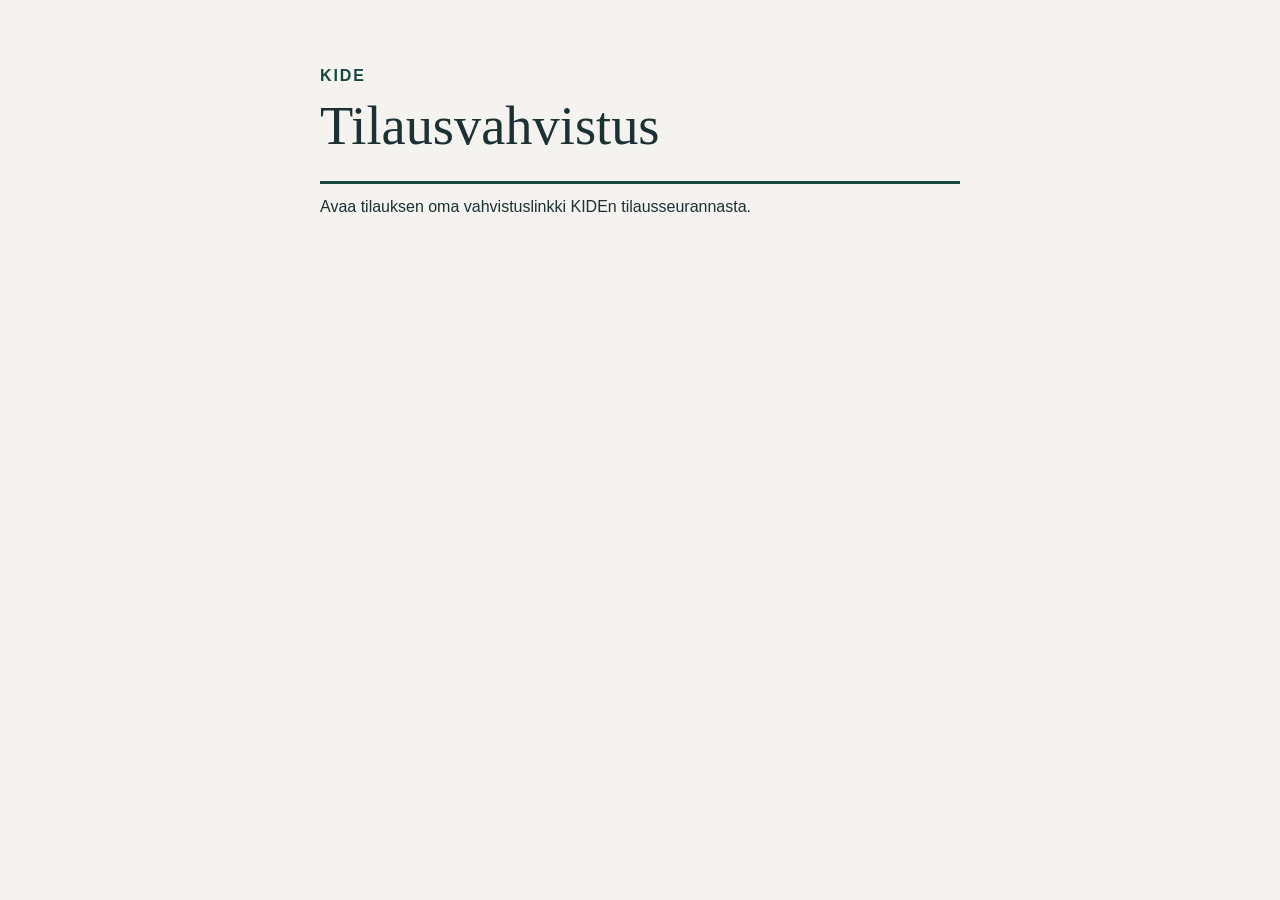
<file: vahvistus-qr.html>
<!doctype html>
<html lang="fi">
<head>
  <meta charset="utf-8">
  <meta name="viewport" content="width=device-width,initial-scale=1">
  <meta name="referrer" content="no-referrer">
  <meta name="robots" content="noindex,nofollow">
  <title>Tilausvahvistuksen QR-koodi | KIDE</title>
  <link rel="stylesheet" href="asiakas.css">
  <style>#code{max-width:18rem}#code svg{width:100%;height:auto}button{margin-top:1rem}@media print{body{background:white}button,small{display:none}}</style>
</head>
<body><main><header><span>KIDE</span><h1>Tilausvahvistus</h1></header>
  <p id="message">Avaa tilauksen oma vahvistuslinkki KIDEn tilausseurannasta.</p>
  <section id="card" hidden>
    <div id="code"></div><a id="order" rel="noreferrer">Avaa tilausvahvistus</a><br>
    <button type="button" id="print">Tulosta QR-koodi</button>
  </section>
</main><script src="qrcode.js"></script><script>
  'use strict';
  function showOrder(){
    const card=document.getElementById('card'), code=document.getElementById('code'), link=document.getElementById('order');
    const message=document.getElementById('message');
    card.hidden=true;code.replaceChildren();link.removeAttribute('href');
    message.textContent='Avaa tilauksen oma vahvistuslinkki KIDEn tilausseurannasta.';
    let url;
    try{url=new URL(decodeURIComponent(location.hash.slice(1)));}catch{return;}
    if(url.origin!=='https://docs.google.com'||url.username||url.password||url.search||url.hash||
       !/^\/forms\/d\/e\/[A-Za-z0-9_-]+\/viewform$/.test(url.pathname))return;
    const qr=qrcode(0,'M');qr.addData(url.href);qr.make();
    code.innerHTML=qr.createSvgTag({scalable:true,alt:'Tämän tilauksen vahvistuslomake'});
    link.href=url.href;card.hidden=false;
    message.textContent='Skannaa koodi tai avaa linkki. Tarkista tarjousnumero, hinta ja toimitusviikko ennen kuittausta.';
  }
  document.getElementById('print').addEventListener('click',()=>window.print());
  addEventListener('hashchange',showOrder);showOrder();
</script></body></html>
</file>
<file: print-arkit.css>
/* Match the drawing origin to the physical A3 sheet when printing. */
#framePrintSheet {display:none}
.sheettools {display:flex; flex-wrap:wrap; gap:.5rem}
@media print {
  main {
    width: 420mm;
    max-width: none;
    margin: 0;
    padding: 0;
  }
  body:has(#framePrintSheet) > :not(#framePrintSheet) {display:none !important}
  #framePrintSheet {
    display:block;
    width:420mm;
    margin:0;
    padding:0;
    border:0;
  }
  #framePrintSheet, #framePrintSheet * {visibility:visible}
  #framePrintSheet > svg {display:block; width:420mm; height:297mm}
  #framePrintSheet svg svg {width:revert; height:revert}
}
</file>
<file: asiakas.css>
:root{font:16px/1.55 "Source Sans 3",Arial,sans-serif;color:#1d3033;background:#f4f3ef}
*{box-sizing:border-box}
body{margin:0}
main{max-width:46rem;margin:0 auto;padding:clamp(1rem,4vw,3rem)}
header{padding:1rem 0;border-bottom:3px solid #194640}
header span{font-weight:750;letter-spacing:.12em;color:#194640}
h1,h2{line-height:1.14;margin:.6rem 0}
h1{font:normal clamp(2.1rem,6vw,3.4rem)/1.05 Georgia,serif}
h2{font-size:1.3rem}
p{margin:.65rem 0}
section,fieldset{background:#fff;border:1px solid #c5cfca;border-radius:5px;padding:.85rem 1rem;min-width:0}
section{margin:1.2rem 0}
form{display:grid;gap:1rem}
legend,form>label{font-weight:650}
fieldset{margin:0}
.quoteOption{display:flex;align-items:center;gap:.65rem;min-height:44px}
input,select,button{font:inherit}
input[type=checkbox],input[type=radio]{width:1.15rem;height:1.15rem;accent-color:#194640;flex:none}
input[type=text],select{display:block;width:100%;padding:.55rem .65rem;border:1px solid #72857e;border-radius:3px;background:#fff}
.toneGroup{border:0;padding:0;margin-top:.8rem}
.toneGrid{display:grid;grid-template-columns:repeat(auto-fit,minmax(min(100%,15rem),1fr))}
.swatch{width:1.25rem;height:1.25rem;border:1px solid #73817d;background:var(--sample);border-radius:2px;flex:none}
button{justify-self:start;padding:.65rem 1.2rem;border:0;border-radius:4px;background:#194640;color:white;cursor:pointer}
button:disabled{background:#596560;cursor:default}
small{color:#455a55}
summary{cursor:pointer;color:#194640}
#quoteDimensions{white-space:pre-line}
#quoteIssue{color:#8e3025}
[hidden]{display:none!important}
</file>
